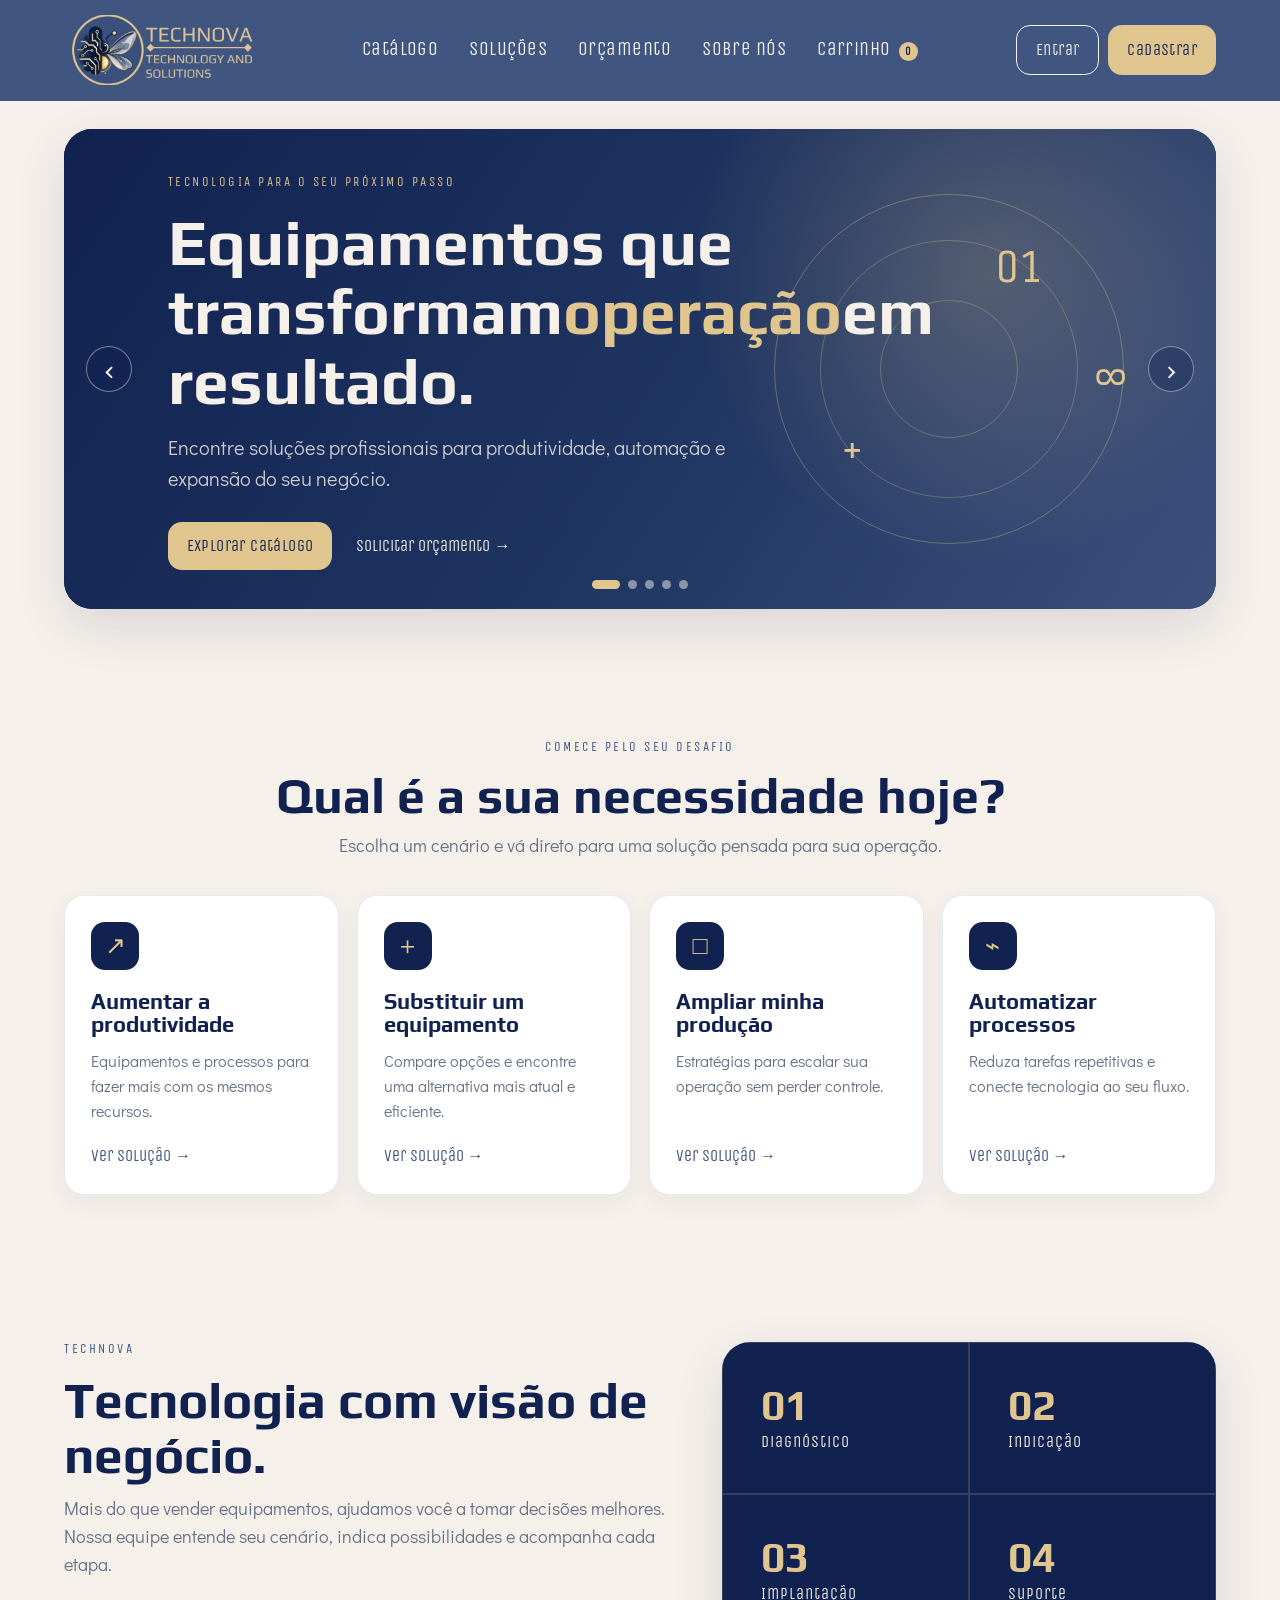
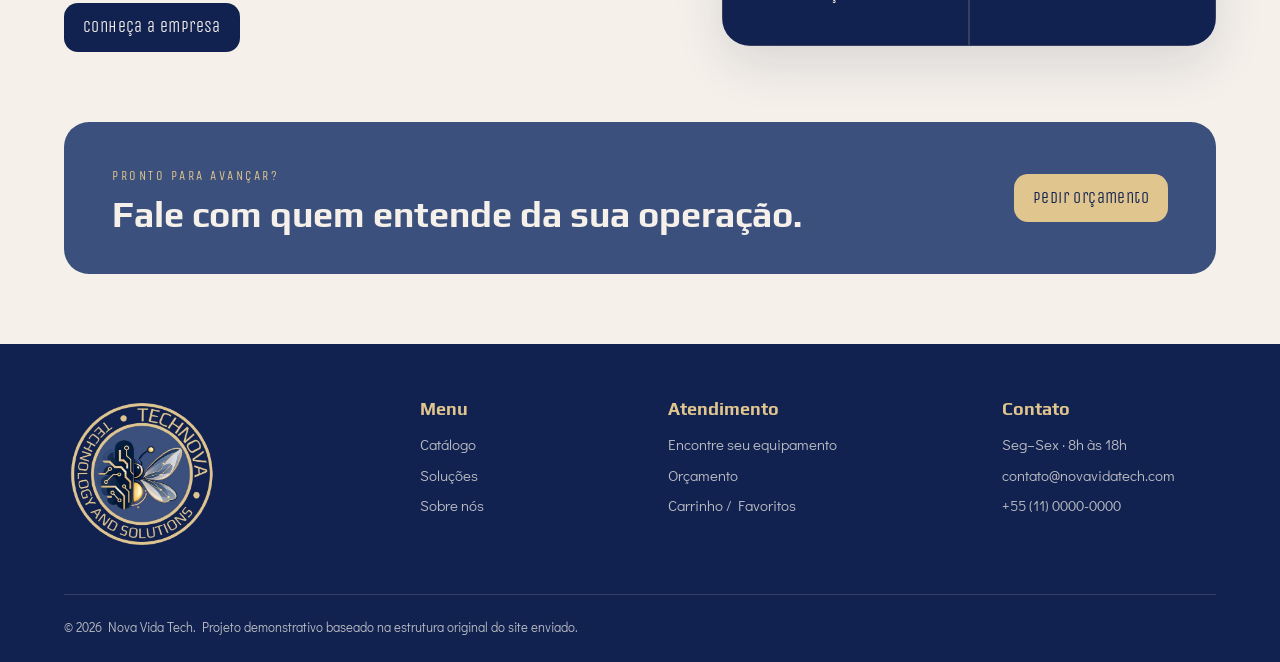
<file: TechNova- Projeto/HTML e CSS/index.html>
<!DOCTYPE html>

<html lang="pt-BR">
  <head>
    <meta charset="UTF-8">
    <meta name="viewport" content="width=device-width, initial-scale=1.0">
    <meta name="description" content="TechNova — equipamentos, tecnologia e soluções para melhorar sua operação.">
    <title>TechNova | Tecnologia & Equipamentos</title>
    <link rel="preconnect" href="https://fonts.googleapis.com">
    <link rel="preconnect" href="https://fonts.gstatic.com" crossorigin>
    <link href="https://fonts.googleapis.com/css2?family=Didact+Gothic&family=Play:wght@400;700&family=Unica+One&display=swap" rel="stylesheet">
    <link rel="stylesheet" href="css/styles.css">
  </head>
  <body>
    <!-- 1. CABEÇALHO E MENU PRINCIPAL -->
    <header class="site-header">
      <a class="brand" href="index.html" aria-label="TechNova - início"><img class="brand-logo" src="Imagens/logooficial.png" alt="TechNova - Technology and Solutions"></a>
      <button class="menu-toggle" aria-label="Abrir menu">☰</button>
      <nav class="main-nav" aria-label="Menu principal"><a href="catalogo.html">Catálogo</a><a href="solucoes.html">Soluções</a><a href="orcamento.html">Orçamento</a><a href="sobre.html">Sobre nós</a><a href="carrinho.html" class="nav-cart">Carrinho <span class="cart-count">0</span></a></nav>
      <div class="header-actions"><a class="btn btn-outline" href="entrar.html">Entrar</a><a class="btn btn-gold" href="cadastrar.html">Cadastrar</a></div>
    </header>
    <!-- 2. CONTEÚDO PRINCIPAL DA PÁGINA INICIAL -->
    <main>
      <!-- 2.1. CARROSSEL / DESTAQUE PRINCIPAL -->
      <section class="hero">
        <div class="carousel" data-carousel>
          <div class="carousel-track">
            <article class="carousel-slide slide-one">
              <div class="slide-content">
                <span class="eyebrow">TECNOLOGIA PARA O SEU PRÓXIMO PASSO</span>
                <h1>Equipamentos que transformam<em>operação</em>em resultado.</h1>
                <p>Encontre soluções profissionais para produtividade, automação e expansão do seu negócio.</p>
                <div class="slide-actions"><a href="catalogo.html" class="btn btn-gold">Explorar catálogo</a><a href="orcamento.html" class="text-link">Solicitar orçamento →</a></div>
              </div>
              <div class="tech-orbit" aria-hidden="true"><span>01</span><span>+</span><span>∞</span></div>
            </article>
            <article class="carousel-slide slide-two">
              <div class="slide-content">
                <span class="eyebrow">ENCONTRE O EQUIPAMENTO CERTO</span>
                <h2>Não sabe por onde começar?</h2>
                <p>Conte o que você precisa e nossa equipe indica a configuração mais adequada para sua operação.</p>
                <div class="slide-actions"><a href="catalogo.html#encontre" class="btn btn-gold">Encontre seu equipamento</a></div>
              </div>
              <div class="diagram" aria-hidden="true">
                <div></div>
                <div></div>
                <div></div>
                <div></div>
              </div>
            </article>
            <article class="carousel-slide slide-three">
              <div class="slide-content">
                <span class="eyebrow">SOLUÇÕES SOB MEDIDA</span>
                <h2>Mais produtividade. Menos complexidade.</h2>
                <p>Do diagnóstico à implantação, conectamos equipamentos, pessoas e processos.</p>
                <div class="slide-actions"><a href="solucoes.html" class="btn btn-gold">Conheça as soluções</a></div>
              </div>
              <div class="network-art" aria-hidden="true"><i></i><i></i><i></i><i></i><i></i></div>
            </article>
            <article class="carousel-slide slide-four">
              <div class="slide-content">
                <span class="eyebrow">NOVIDADE · DIAGNÓSTICO INTELIGENTE</span>
                <h2>Descubra o que sua operação pode melhorar.</h2>
                <p>Responda algumas perguntas e encontre equipamentos e soluções alinhados ao seu desafio.</p>
                <div class="slide-actions"><a href="catalogo.html#encontre" class="btn btn-gold">Começar diagnóstico</a></div>
              </div>
              <div class="novelty-art" aria-hidden="true"><span>?</span><i></i><i></i><i></i></div>
            </article>
            <article class="carousel-slide slide-five">
              <div class="slide-content">
                <span class="eyebrow">NOVIDADE · LINHA 2026</span>
                <h2>Mais tecnologia para acompanhar seu crescimento.</h2>
                <p>Conheça os lançamentos da Nova Vida Tech e salve seus favoritos para comparar depois.</p>
                <div class="slide-actions"><a href="catalogo.html" class="btn btn-gold">Ver novidades</a><a href="carrinho.html" class="text-link">Meus favoritos →</a></div>
              </div>
              <div class="launch-art" aria-hidden="true"><b>2026</b><span>NEW</span></div>
            </article>
          </div>
          <button class="carousel-btn prev" type="button" aria-label="Slide anterior">‹</button>
          <button class="carousel-btn next" type="button" aria-label="Próximo slide">›</button>
          <div class="carousel-dots" role="tablist" aria-label="Slides"><button class="dot active" type="button" aria-label="Slide 1"></button><button class="dot" type="button" aria-label="Slide 2"></button><button class="dot" type="button" aria-label="Slide 3"></button><button class="dot" type="button" aria-label="Slide 4"></button><button class="dot" type="button" aria-label="Slide 5"></button></div>
        </div>
      </section>
      <!-- 2.2. DESAFIOS DO CLIENTE -->
      <section class="problem-section section-wrap">
        <div class="section-heading center">
          <span class="eyebrow dark">COMECE PELO SEU DESAFIO</span>
          <h2>Qual é a sua necessidade hoje?</h2>
          <p>Escolha um cenário e vá direto para uma solução pensada para sua operação.</p>
        </div>
        <div class="problem-grid"><a class="problem-card" href="solucoes.html#produtividade"><span class="problem-icon">↗</span><h3>Aumentar a produtividade</h3><p>Equipamentos e processos para fazer mais com os mesmos recursos.</p><span>Ver solução →</span></a><a class="problem-card" href="solucoes.html#equipamento"><span class="problem-icon">＋</span><h3>Substituir um equipamento</h3><p>Compare opções e encontre uma alternativa mais atual e eficiente.</p><span>Ver solução →</span></a><a class="problem-card" href="solucoes.html#expansao"><span class="problem-icon">□</span><h3>Ampliar minha produção</h3><p>Estratégias para escalar sua operação sem perder controle.</p><span>Ver solução →</span></a><a class="problem-card" href="solucoes.html#automacao"><span class="problem-icon">⌁</span><h3>Automatizar processos</h3><p>Reduza tarefas repetitivas e conecte tecnologia ao seu fluxo.</p><span>Ver solução →</span></a></div>
      </section>
      <!-- 2.3. APRESENTAÇÃO DA EMPRESA E ETAPAS -->
      <section class="highlight section-wrap">
        <div class="highlight-copy">
          <span class="eyebrow dark">TECHNOVA</span>
          <h2>Tecnologia com visão de negócio.</h2>
          <p>Mais do que vender equipamentos, ajudamos você a tomar decisões melhores. Nossa equipe entende seu cenário, indica possibilidades e acompanha cada etapa.</p>
          <a class="btn btn-navy" href="sobre.html">Conheça a empresa</a>
        </div>
        <div class="stats-card">
          <div><strong>01</strong><span>Diagnóstico</span></div>
          <div><strong>02</strong><span>Indicação</span></div>
          <div><strong>03</strong><span>Implantação</span></div>
          <div><strong>04</strong><span>Suporte</span></div>
        </div>
      </section>
      <!-- 2.4. CHAMADA PARA ORÇAMENTO -->
      <section class="cta section-wrap">
        <div>
          <span class="eyebrow">PRONTO PARA AVANÇAR?</span>
          <h2>Fale com quem entende da sua operação.</h2>
        </div>
        <a href="orcamento.html" class="btn btn-gold">Pedir orçamento</a>
      </section>
    </main>
    <!-- 3. RODAPÉ -->
    <footer class="footer">
      <div class="footer-brand">
        <img class="brand-logo1" src="Imagens/logorodape.png" alt="TechNova - Technology and Solutions"></a>
      </div>
      <div>
        <h3>Menu</h3>
        <a href="catalogo.html">Catálogo</a>
        <a href="solucoes.html">Soluções</a>
        <a href="sobre.html">Sobre nós</a>
      </div>
      <div>
        <h3>Atendimento</h3>
        <a href="catalogo.html#encontre">Encontre seu equipamento</a>
        <a href="orcamento.html">Orçamento</a>
        <a href="carrinho.html">Carrinho / Favoritos</a>
      </div>
      <div>
        <h3>Contato</h3>
        <p>Seg–Sex · 8h às 18h</p>
        <p>contato@novavidatech.com</p>
        <p>+55 (11) 0000-0000</p>
      </div>
      <div class="footer-bottom">© 2026 Nova Vida Tech. Projeto demonstrativo baseado na estrutura original do site enviado.</div>
    </footer>
    <!-- 4. JAVASCRIPT -->
    <script src="js/main.js">
    </script>
  </body>
</html>
</file>
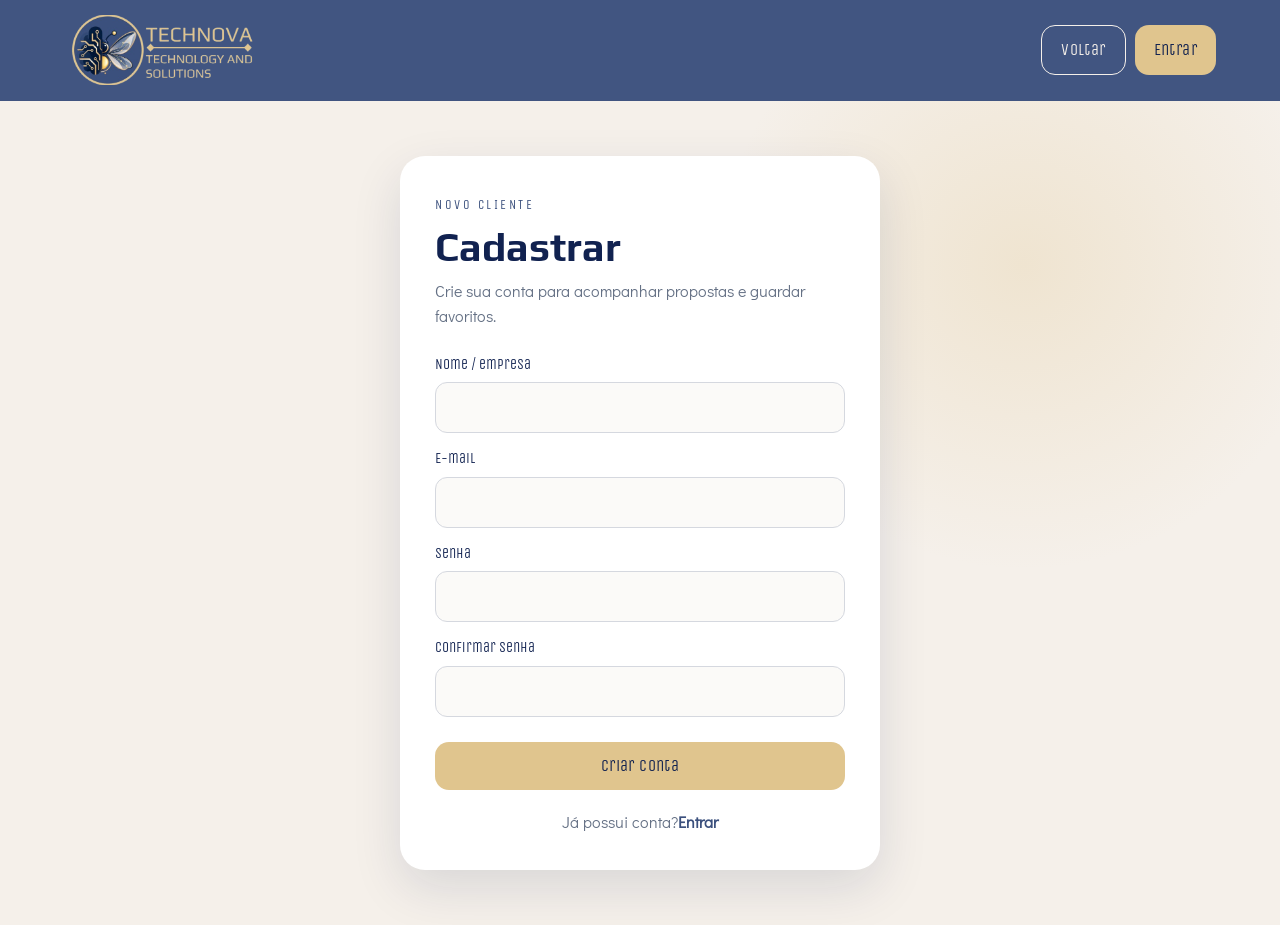
<file: TechNova- Projeto/HTML e CSS/cadastrar.html>
<!DOCTYPE html>
<html lang="pt-BR">
  <!-- 1. CONFIGURAÇÕES E RECURSOS DA PÁGINA -->
  <head>
    <meta charset="UTF-8">
    <meta name="viewport" content="width=device-width,initial-scale=1">
    <title>Cadastrar | Nova Vida Tech</title>
    <link rel="preconnect" href="https://fonts.googleapis.com">
    <link rel="preconnect" href="https://fonts.gstatic.com" crossorigin>
    <link href="https://fonts.googleapis.com/css2?family=Didact+Gothic&family=Play:wght@400;700&family=Unica+One&display=swap" rel="stylesheet">
    <link rel="stylesheet" href="css/styles.css">
  </head>
  <body>
    <!-- 2. CABEÇALHO E MENU PRINCIPAL -->
    <header class="site-header">
      <a class="brand" href="index.html"><img class="brand-logo" src="Imagens/logooficial.png" alt="TechNova - Technology and Solutions"></a>
      <div class="header-actions" style="margin-left:auto"><a class="btn btn-outline" href="index.html">Voltar</a><a class="btn btn-gold" href="entrar.html">Entrar</a></div>
    </header>
    <!-- 4. CONTEÚDO PRINCIPAL -->
    <main class="auth-wrap">
      <!-- 4.1. FORMULÁRIO E DADOS -->
      <form class="auth-card" onsubmit="event.preventDefault(); document.querySelector('.fake-submit').click()">
        <span class="eyebrow dark">NOVO CLIENTE</span>
        <h1>Cadastrar</h1>
        <p>Crie sua conta para acompanhar propostas e guardar favoritos.</p>
        <div class="field"><label>Nome / empresa</label><input required></div>
        <div class="field"><label>E-mail</label><input type="email" required></div>
        <div class="field"><label>Senha</label><input type="password" minlength="6" required></div>
        <div class="field"><label>Confirmar senha</label><input type="password" minlength="6" required></div>
        <button class="btn btn-gold fake-submit" style="width:100%;margin-top:10px">Criar conta</button>
        <div class="auth-footer">Já possui conta?<a href="entrar.html">Entrar</a></div>
      </form>
    </main>
    <!-- 6. JAVASCRIPT -->
    <script src="js/main.js">
    </script>
  </body>
</html>
</file>
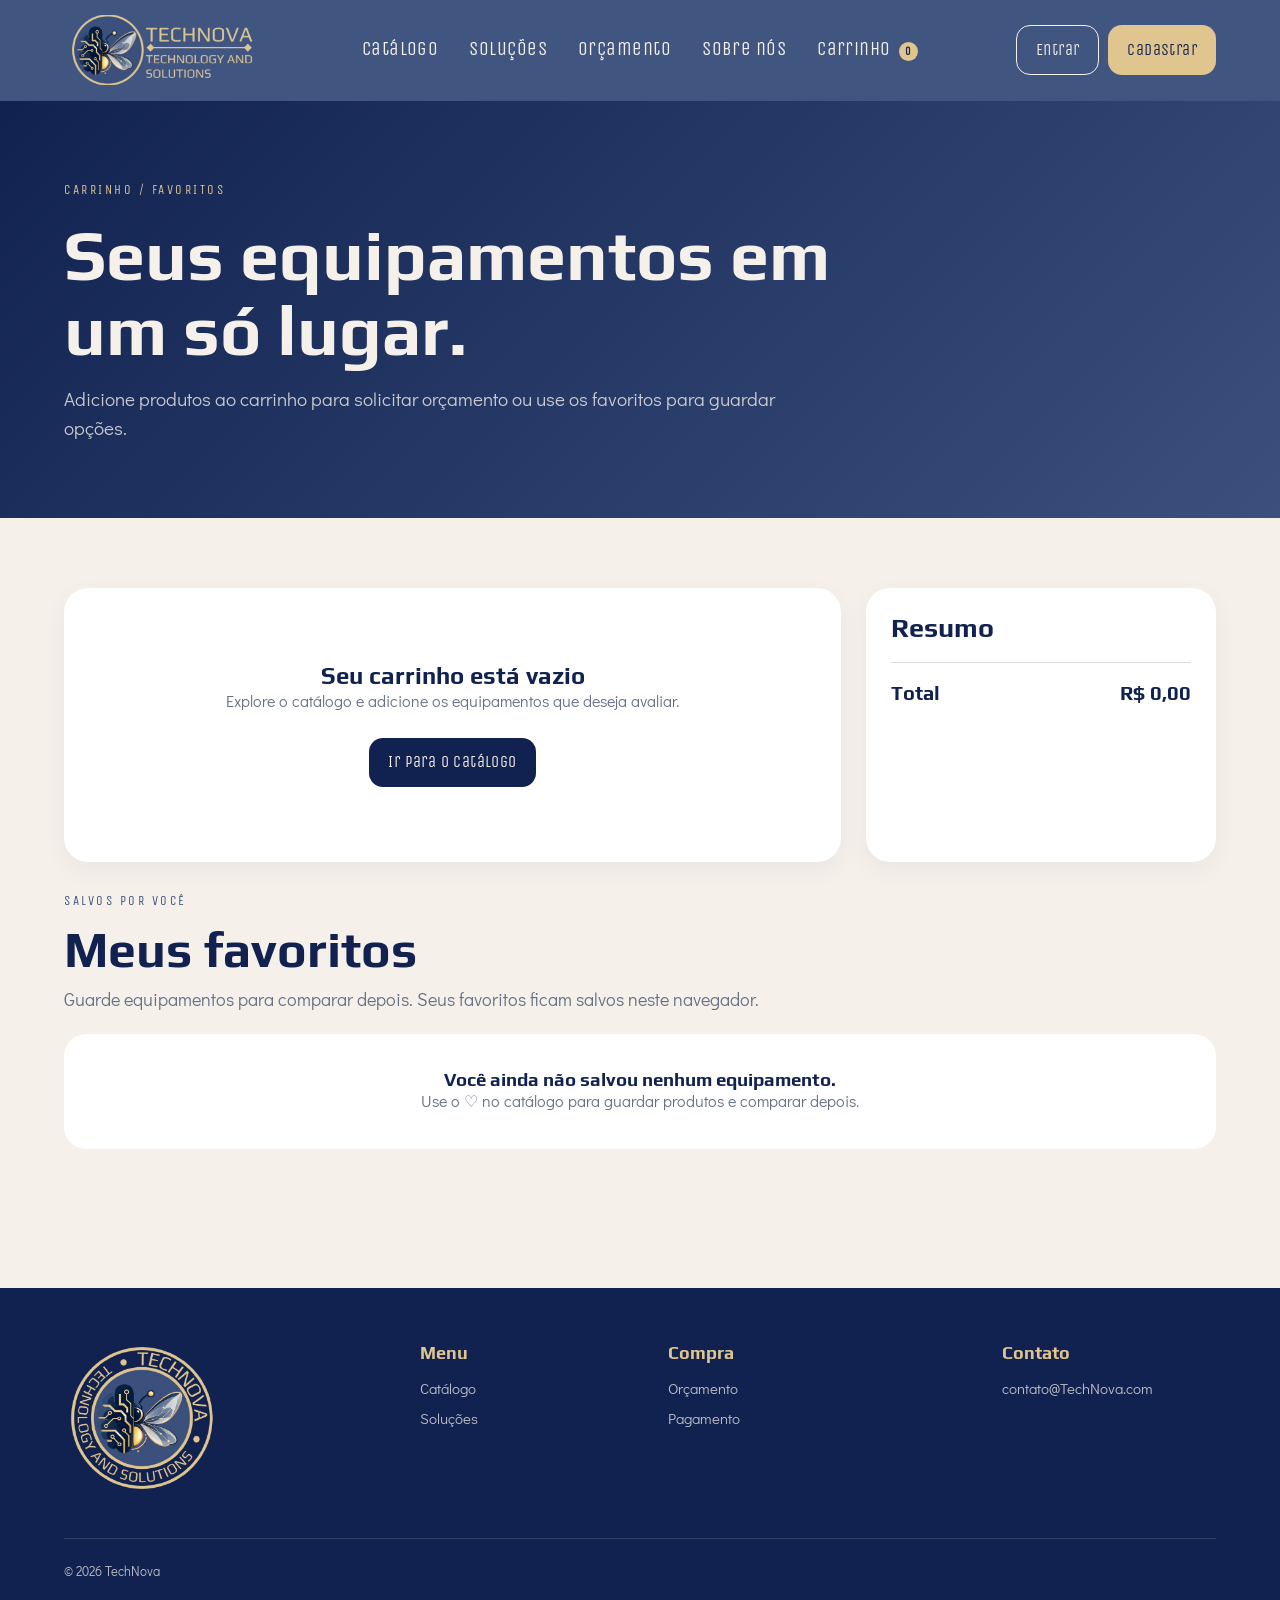
<file: TechNova- Projeto/HTML e CSS/carrinho.html>
<!DOCTYPE html>
<html lang="pt-BR">
  <!-- 1. CONFIGURAÇÕES E RECURSOS DA PÁGINA -->
  <head>
    <meta charset="UTF-8">
    <meta name="viewport" content="width=device-width,initial-scale=1">
    <title>Carrinho | Nova Vida Tech</title>
    <link rel="preconnect" href="https://fonts.googleapis.com">
    <link rel="preconnect" href="https://fonts.gstatic.com" crossorigin>
    <link href="https://fonts.googleapis.com/css2?family=Didact+Gothic&family=Play:wght@400;700&family=Unica+One&display=swap" rel="stylesheet">
    <link rel="stylesheet" href="css/styles.css">
  </head>
  <body>
    <!-- 2. CABEÇALHO E MENU PRINCIPAL -->
    <header class="site-header">
      <a class="brand" href="index.html"><img class="brand-logo" src="Imagens/logooficial.png" alt="TechNova - Technology and Solutions"></a>
      <button class="menu-toggle">☰</button>
      <nav class="main-nav" aria-label="Menu principal"><a href="catalogo.html">Catálogo</a><a href="solucoes.html">Soluções</a><a href="orcamento.html">Orçamento</a><a href="sobre.html">Sobre nós</a><a href="carrinho.html" class="nav-cart">Carrinho <span class="cart-count">0</span></a></nav>
      <div class="header-actions"><a class="btn btn-outline" href="entrar.html">Entrar</a><a class="btn btn-gold" href="cadastrar.html">Cadastrar</a></div>
    </header>
    <!-- 3. TÍTULO E APRESENTAÇÃO DA PÁGINA -->
    <section class="page-hero">
      <span class="eyebrow">CARRINHO / FAVORITOS</span>
      <h1>Seus equipamentos em um só lugar.</h1>
      <p>Adicione produtos ao carrinho para solicitar orçamento ou use os favoritos para guardar opções.</p>
    </section>
    <!-- 4. CONTEÚDO PRINCIPAL -->
    <main class="section-wrap">
      <div class="cart-layout">
        <section class="cart-list"></section>
        <aside class="summary"></aside>
      </div>
      <!-- 4.2. FAVORITOS -->
      <section class="favorites-section" style="margin-top:25px">
        <div class="section-heading">
          <span class="eyebrow dark">SALVOS POR VOCÊ</span>
          <h2>Meus favoritos</h2>
          <p>Guarde equipamentos para comparar depois. Seus favoritos ficam salvos neste navegador.</p>
        </div>
        <div class="favorites-grid" id="favorites-list"></div>
        <a class="btn btn-outline" href="catalogo.html" style="margin-top:18px">Explorar catálogo</a>
      </section>
    </main>
    <!-- 5. RODAPÉ -->
    <footer class="footer">
      <div class="footer-brand">
        <img class="brand-logo1" src="Imagens/logorodape.png" alt="TechNova - Technology and Solutions"></a>
      </div>
      <div>
        <h3>Menu</h3>
        <a href="catalogo.html">Catálogo</a>
        <a href="solucoes.html">Soluções</a>
      </div>
      <div>
        <h3>Compra</h3>
        <a href="orcamento.html">Orçamento</a>
        <a href="pagamento.html">Pagamento</a>
      </div>
      <div>
        <h3>Contato</h3>
        <p>contato@TechNova.com</p>
      </div>
      <div class="footer-bottom">© 2026 TechNova</div>
    </footer>
    <!-- 6. JAVASCRIPT -->
    <script src="js/main.js">
    </script>
  </body>
</html>
</file>
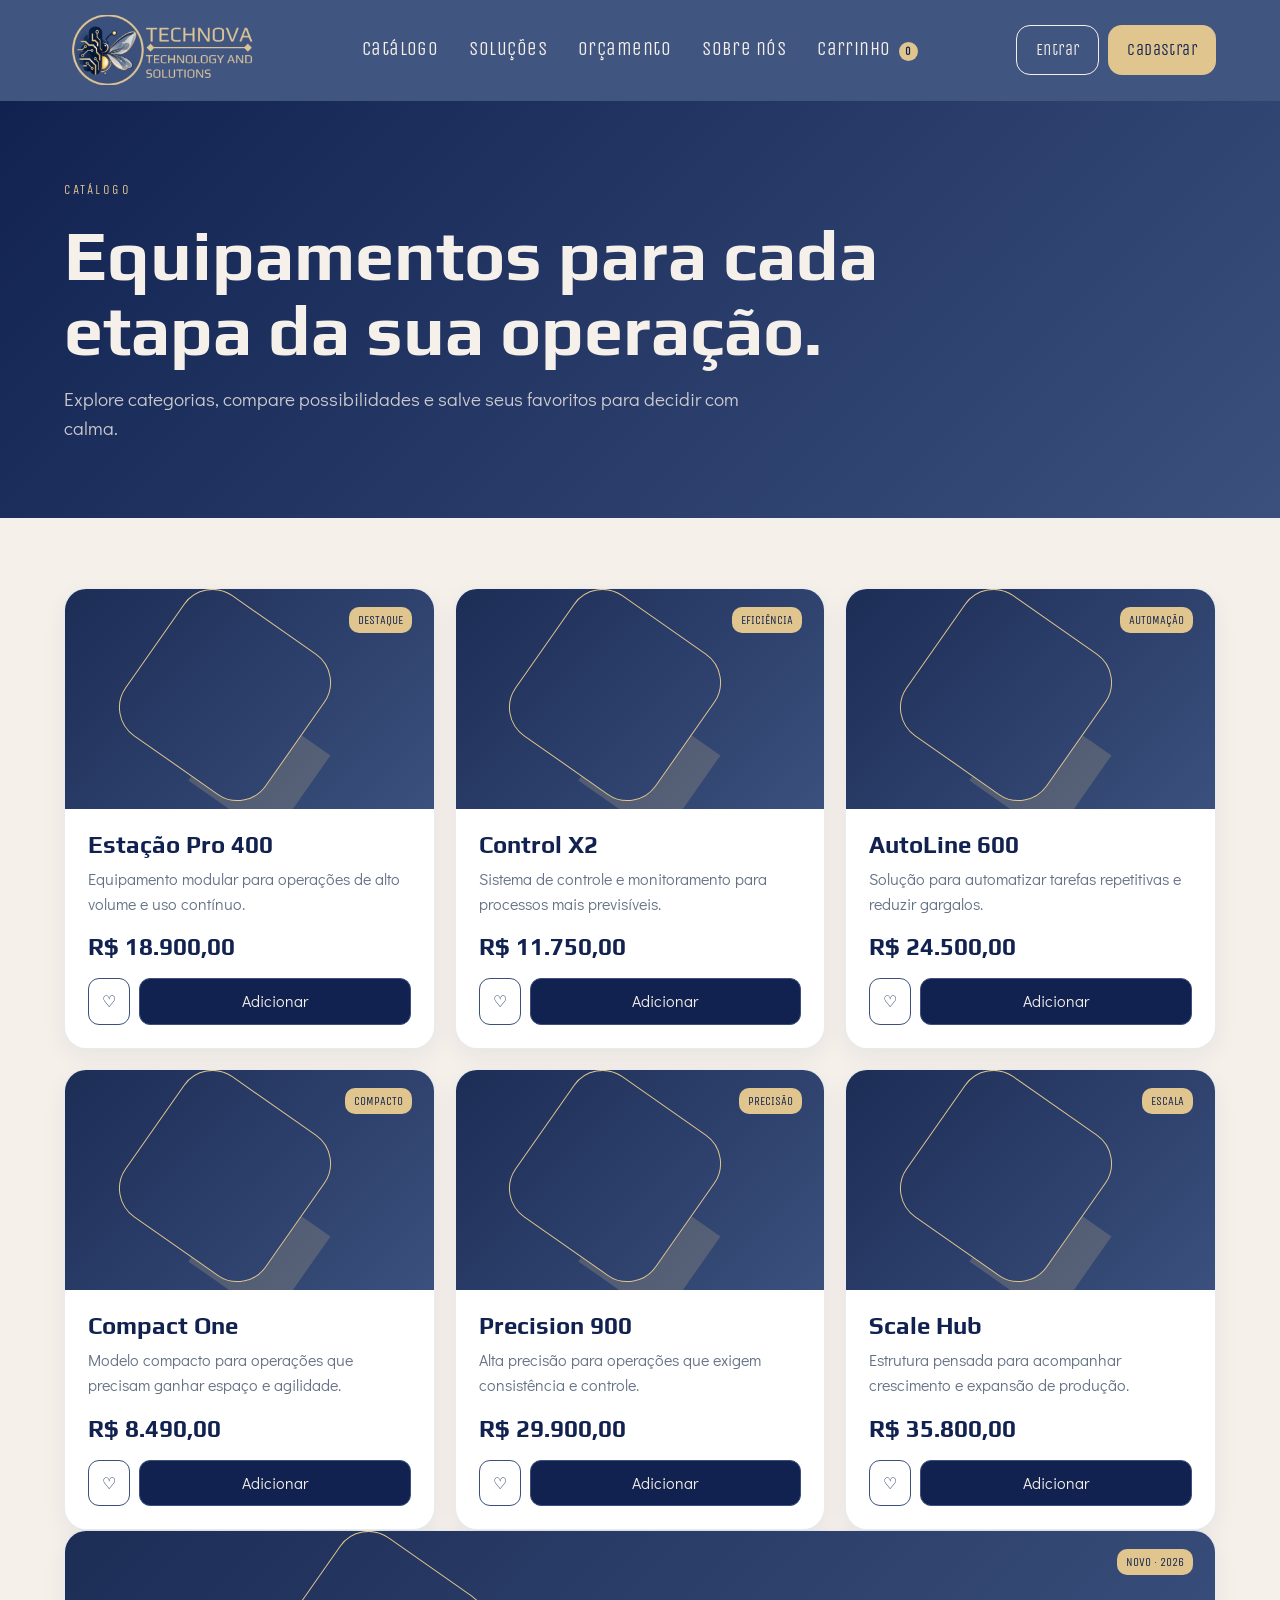
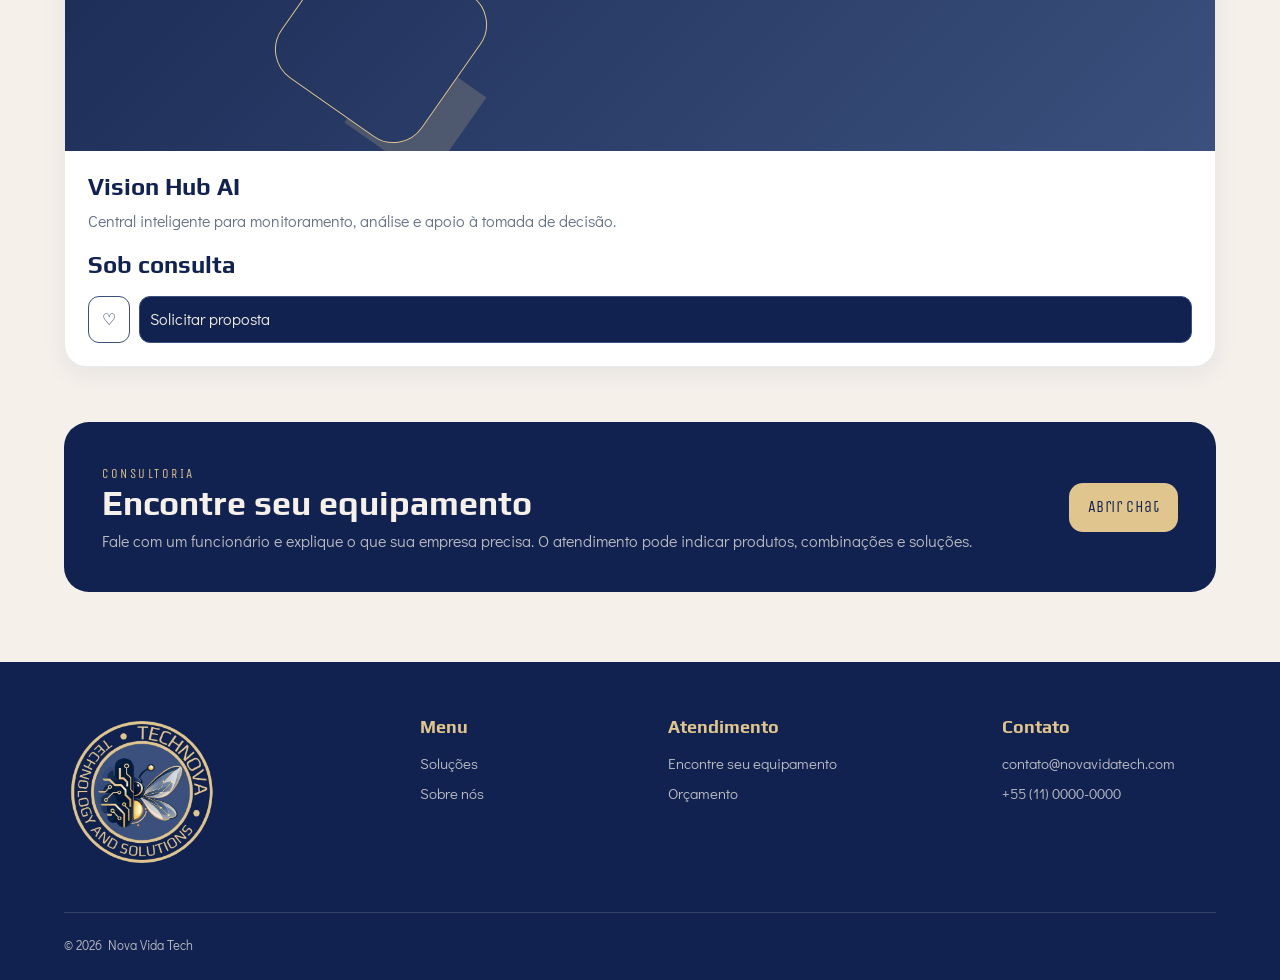
<file: TechNova- Projeto/HTML e CSS/catalogo.html>
<!DOCTYPE html>
<html lang="pt-BR">
  <!-- 1. CONFIGURAÇÕES E RECURSOS DA PÁGINA -->
  <head>
    <meta charset="UTF-8">
    <meta name="viewport" content="width=device-width,initial-scale=1">
    <title>Catálogo | Nova Vida Tech</title>
    <link rel="preconnect" href="https://fonts.googleapis.com">
    <link rel="preconnect" href="https://fonts.gstatic.com" crossorigin>
    <link href="https://fonts.googleapis.com/css2?family=Didact+Gothic&family=Play:wght@400;700&family=Unica+One&display=swap" rel="stylesheet">
    <link rel="stylesheet" href="css/styles.css">
  </head>
  <body>
    <!-- 2. CABEÇALHO E MENU PRINCIPAL -->
    <header class="site-header">
      <a class="brand" href="index.html"><img class="brand-logo" src="Imagens/logooficial.png" alt="TechNova - Technology and Solutions"></a>
      <button class="menu-toggle">☰</button>
      <nav class="main-nav" aria-label="Menu principal"><a href="catalogo.html">Catálogo</a><a href="solucoes.html">Soluções</a><a href="orcamento.html">Orçamento</a><a href="sobre.html">Sobre nós</a><a href="carrinho.html" class="nav-cart">Carrinho <span class="cart-count">0</span></a></nav>
      <div class="header-actions"><a class="btn btn-outline" href="entrar.html">Entrar</a><a class="btn btn-gold" href="cadastrar.html">Cadastrar</a></div>
    </header>
    <!-- 3. TÍTULO E APRESENTAÇÃO DA PÁGINA -->
    <section class="page-hero">
      <span class="eyebrow">CATÁLOGO</span>
      <h1>Equipamentos para cada etapa da sua operação.</h1>
      <p>Explore categorias, compare possibilidades e salve seus favoritos para decidir com calma.</p>
    </section>
    <!-- 4. CONTEÚDO PRINCIPAL -->
    <main class="section-wrap">
      <!-- 4.1. CATÁLOGO DE PRODUTOS -->
      <div class="catalog-grid">
        <div class="product-card">
          <div class="product-visual"><span>DESTAQUE</span></div>
          <div class="product-info">
            <h3>Estação Pro 400</h3>
            <p>Equipamento modular para operações de alto volume e uso contínuo.</p>
            <div class="price">R$ 18.900,00</div>
            <div class="product-actions"><button class="small-btn favorite" type="button" aria-label="Adicionar aos favoritos" data-product='{"id":"p1","name":"Estação Pro 400","desc":"Equipamento modular de alto volume","price":18900,"code":"P400"}'>♡</button><button class="small-btn primary add-cart" data-product='{"id":"p1","name":"Estação Pro 400","desc":"Equipamento modular de alto volume","price":18900,"code":"P400"}'>Adicionar</button></div>
          </div>
        </div>
        <div class="product-card">
          <div class="product-visual"><span>EFICIÊNCIA</span></div>
          <div class="product-info">
            <h3>Control X2</h3>
            <p>Sistema de controle e monitoramento para processos mais previsíveis.</p>
            <div class="price">R$ 11.750,00</div>
            <div class="product-actions"><button class="small-btn favorite" type="button" aria-label="Adicionar aos favoritos" data-product='{"id":"p2","name":"Control X2","desc":"Controle e monitoramento de processos","price":11750,"code":"X2"}'>♡</button><button class="small-btn primary add-cart" data-product='{"id":"p2","name":"Control X2","desc":"Controle e monitoramento de processos","price":11750,"code":"X2"}'>Adicionar</button></div>
          </div>
        </div>
        <div class="product-card">
          <div class="product-visual"><span>AUTOMAÇÃO</span></div>
          <div class="product-info">
            <h3>AutoLine 600</h3>
            <p>Solução para automatizar tarefas repetitivas e reduzir gargalos.</p>
            <div class="price">R$ 24.500,00</div>
            <div class="product-actions"><button class="small-btn favorite" type="button" aria-label="Adicionar aos favoritos" data-product='{"id":"p3","name":"AutoLine 600","desc":"Automação de tarefas repetitivas","price":24500,"code":"A6"}'>♡</button><button class="small-btn primary add-cart" data-product='{"id":"p3","name":"AutoLine 600","desc":"Automação de tarefas repetitivas","price":24500,"code":"A6"}'>Adicionar</button></div>
          </div>
        </div>
        <div class="product-card">
          <div class="product-visual"><span>COMPACTO</span></div>
          <div class="product-info">
            <h3>Compact One</h3>
            <p>Modelo compacto para operações que precisam ganhar espaço e agilidade.</p>
            <div class="price">R$ 8.490,00</div>
            <div class="product-actions"><button class="small-btn favorite" type="button" aria-label="Adicionar aos favoritos" data-product='{"id":"p4","name":"Compact One","desc":"Equipamento compacto e ágil","price":8490,"code":"C1"}'>♡</button><button class="small-btn primary add-cart" data-product='{"id":"p4","name":"Compact One","desc":"Equipamento compacto e ágil","price":8490,"code":"C1"}'>Adicionar</button></div>
          </div>
        </div>
        <div class="product-card">
          <div class="product-visual"><span>PRECISÃO</span></div>
          <div class="product-info">
            <h3>Precision 900</h3>
            <p>Alta precisão para operações que exigem consistência e controle.</p>
            <div class="price">R$ 29.900,00</div>
            <div class="product-actions"><button class="small-btn favorite" type="button" aria-label="Adicionar aos favoritos" data-product='{"id":"p5","name":"Precision 900","desc":"Alta precisão e consistência","price":29900,"code":"P9"}'>♡</button><button class="small-btn primary add-cart" data-product='{"id":"p5","name":"Precision 900","desc":"Alta precisão e consistência","price":29900,"code":"P9"}'>Adicionar</button></div>
          </div>
        </div>
        <div class="product-card">
          <div class="product-visual"><span>ESCALA</span></div>
          <div class="product-info">
            <h3>Scale Hub</h3>
            <p>Estrutura pensada para acompanhar crescimento e expansão de produção.</p>
            <div class="price">R$ 35.800,00</div>
            <div class="product-actions"><button class="small-btn favorite" type="button" aria-label="Adicionar aos favoritos" data-product='{"id":"p6","name":"Scale Hub","desc":"Estrutura para expansão da produção","price":35800,"code":"SH"}'>♡</button><button class="small-btn primary add-cart" data-product='{"id":"p6","name":"Scale Hub","desc":"Estrutura para expansão da produção","price":35800,"code":"SH"}'>Adicionar</button></div>
          </div>
        </div>
      </div>
      <div class="product-card novelty-card">
        <div class="product-visual"><span>NOVO · 2026</span></div>
        <div class="product-info">
          <h3>Vision Hub AI</h3>
          <p>Central inteligente para monitoramento, análise e apoio à tomada de decisão.</p>
          <div class="price">Sob consulta</div>
          <div class="product-actions"><button class="small-btn favorite" type="button" aria-label="Adicionar aos favoritos" data-product='{"id":"p7","name":"Vision Hub AI","desc":"Central inteligente de monitoramento e análise","price":0,"code":"VH"}'>♡</button><a class="small-btn primary" href="orcamento.html">Solicitar proposta</a></div>
        </div>
      </div>
      <div class="find-box" id="encontre">
        <div>
          <span class="eyebrow">CONSULTORIA</span>
          <h2>Encontre seu equipamento</h2>
          <p>Fale com um funcionário e explique o que sua empresa precisa. O atendimento pode indicar produtos, combinações e soluções.</p>
        </div>
        <button class="btn btn-gold open-chat">Abrir chat</button>
      </div>
    </main>
    <div class="chat">
      <div class="chat-head"><strong>Especialista Nova Vida</strong><button class="close-chat">×</button></div>
      <div class="chat-body">
        <div class="bubble bot">Olá! 👋 Me conte o que você precisa melhorar na sua operação.</div>
      </div>
      <!-- 4.1. FORMULÁRIO E DADOS -->
      <form class="chat-form"><input placeholder="Digite sua mensagem..."><button>Enviar</button></form>
    </div>
    <!-- 5. RODAPÉ -->
    <footer class="footer">
      <div class="footer-brand">
        <img class="brand-logo1" src="Imagens/logorodape.png" alt="TechNova - Technology and Solutions"></a>
      </div>
      <div>
        <h3>Menu</h3>
        <a href="solucoes.html">Soluções</a>
        <a href="sobre.html">Sobre nós</a>
      </div>
      <div>
        <h3>Atendimento</h3>
        <a href="#encontre">Encontre seu equipamento</a>
        <a href="orcamento.html">Orçamento</a>
      </div>
      <div>
        <h3>Contato</h3>
        <p>contato@novavidatech.com</p>
        <p>+55 (11) 0000-0000</p>
      </div>
      <div class="footer-bottom">© 2026 Nova Vida Tech</div>
    </footer>
    <!-- 6. JAVASCRIPT -->
    <script src="js/main.js">
    </script>
  </body>
</html>
</file>
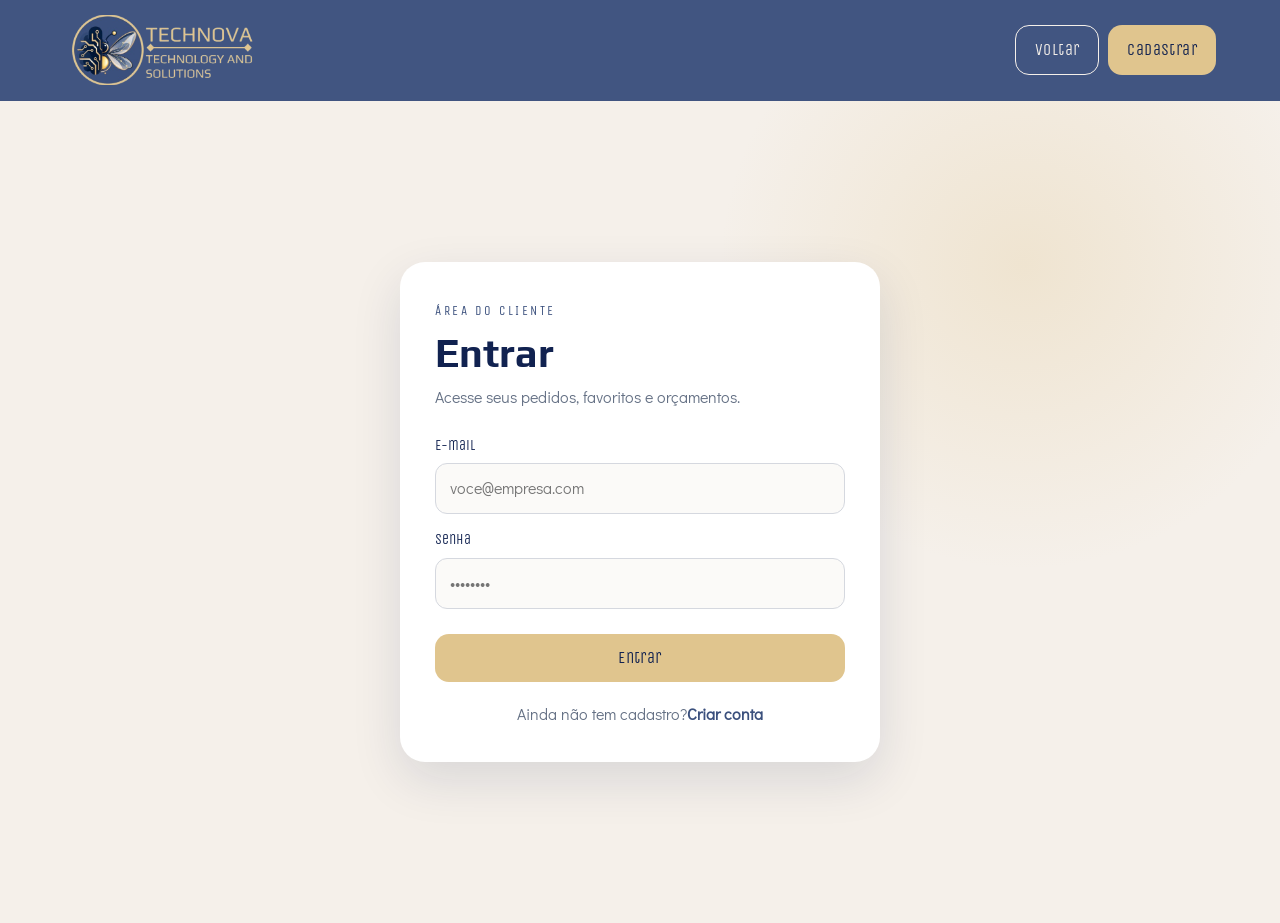
<file: TechNova- Projeto/HTML e CSS/entrar.html>
<!DOCTYPE html>
<html lang="pt-BR">
  <!-- 1. CONFIGURAÇÕES E RECURSOS DA PÁGINA -->
  <head>
    <meta charset="UTF-8">
    <meta name="viewport" content="width=device-width,initial-scale=1">
    <title>Entrar | Nova Vida Tech</title>
    <link rel="preconnect" href="https://fonts.googleapis.com">
    <link rel="preconnect" href="https://fonts.gstatic.com" crossorigin>
    <link href="https://fonts.googleapis.com/css2?family=Didact+Gothic&family=Play:wght@400;700&family=Unica+One&display=swap" rel="stylesheet">
    <link rel="stylesheet" href="css/styles.css">
  </head>
  <body>
    <!-- 2. CABEÇALHO E MENU PRINCIPAL -->
    <header class="site-header">
      <a class="brand" href="index.html"><img class="brand-logo" src="Imagens/logooficial.png" alt="TechNova - Technology and Solutions"></a>
      <div class="header-actions" style="margin-left:auto"><a class="btn btn-outline" href="index.html">Voltar</a><a class="btn btn-gold" href="cadastrar.html">Cadastrar</a></div>
    </header>
    <!-- 4. CONTEÚDO PRINCIPAL -->
    <main class="auth-wrap">
      <!-- 4.1. FORMULÁRIO E DADOS -->
      <form class="auth-card" onsubmit="event.preventDefault(); document.querySelector('.fake-submit').click()">
        <span class="eyebrow dark">ÁREA DO CLIENTE</span>
        <h1>Entrar</h1>
        <p>Acesse seus pedidos, favoritos e orçamentos.</p>
        <div class="field"><label>E-mail</label><input type="email" required placeholder="voce@empresa.com"></div>
        <div class="field"><label>Senha</label><input type="password" required placeholder="••••••••"></div>
        <button class="btn btn-gold fake-submit" style="width:100%;margin-top:10px">Entrar</button>
        <div class="auth-footer">Ainda não tem cadastro?<a href="cadastrar.html">Criar conta</a></div>
      </form>
    </main>
    <!-- 6. JAVASCRIPT -->
    <script src="js/main.js">
    </script>
  </body>
</html>
</file>
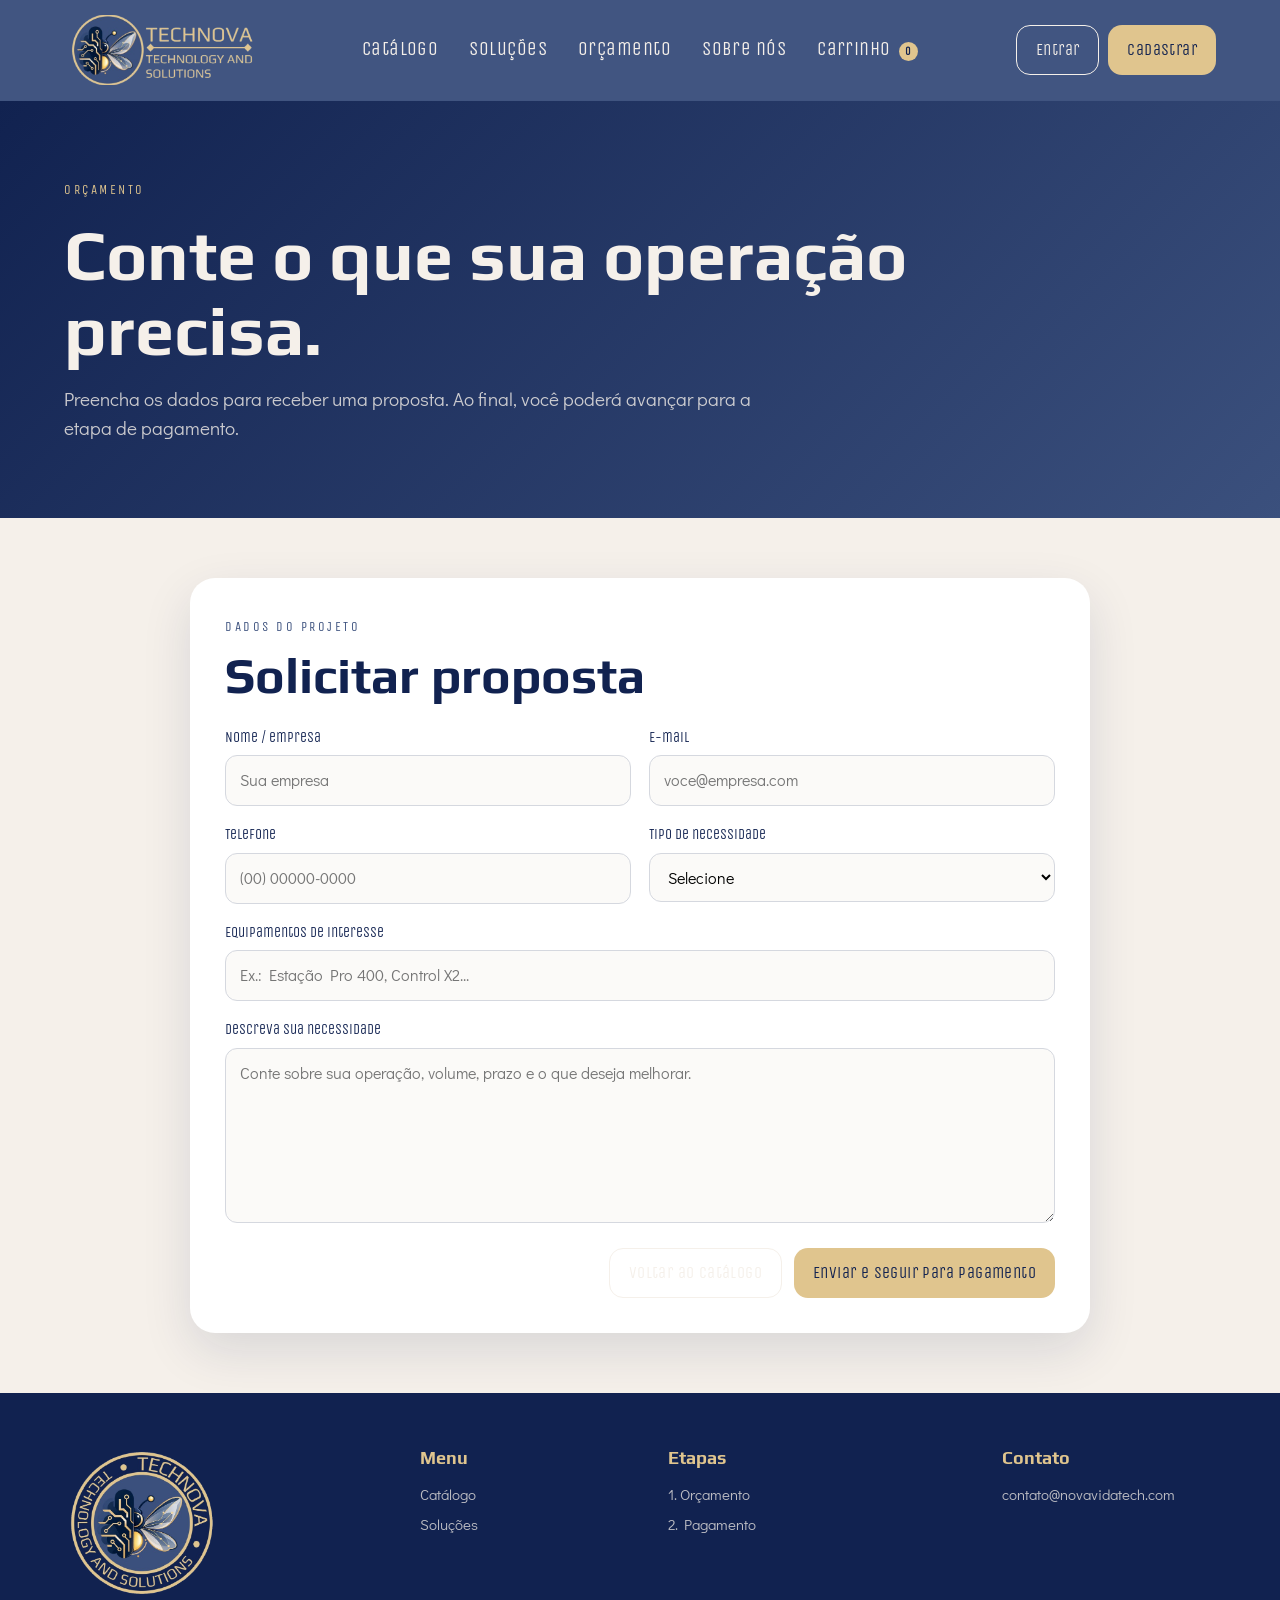
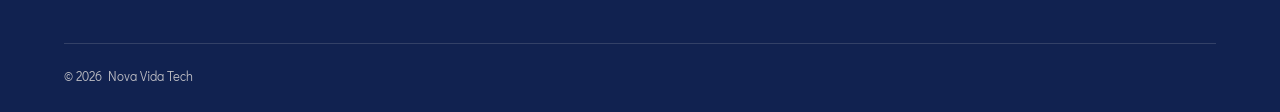
<file: TechNova- Projeto/HTML e CSS/orcamento.html>
<!DOCTYPE html>
<html lang="pt-BR">
  <!-- 1. CONFIGURAÇÕES E RECURSOS DA PÁGINA -->
  <head>
    <meta charset="UTF-8">
    <meta name="viewport" content="width=device-width,initial-scale=1">
    <title>Orçamento | Nova Vida Tech</title>
    <link rel="preconnect" href="https://fonts.googleapis.com">
    <link rel="preconnect" href="https://fonts.gstatic.com" crossorigin>
    <link href="https://fonts.googleapis.com/css2?family=Didact+Gothic&family=Play:wght@400;700&family=Unica+One&display=swap" rel="stylesheet">
    <link rel="stylesheet" href="css/styles.css">
  </head>
  <body>
    <!-- 2. CABEÇALHO E MENU PRINCIPAL -->
    <header class="site-header">
      <a class="brand" href="index.html"><img class="brand-logo" src="Imagens/logooficial.png" alt="TechNova - Technology and Solutions"></a>
      <button class="menu-toggle">☰</button>
      <nav class="main-nav" aria-label="Menu principal"><a href="catalogo.html">Catálogo</a><a href="solucoes.html">Soluções</a><a href="orcamento.html">Orçamento</a><a href="sobre.html">Sobre nós</a><a href="carrinho.html" class="nav-cart">Carrinho <span class="cart-count">0</span></a></nav>
      <div class="header-actions"><a class="btn btn-outline" href="entrar.html">Entrar</a><a class="btn btn-gold" href="cadastrar.html">Cadastrar</a></div>
    </header>
    <!-- 3. TÍTULO E APRESENTAÇÃO DA PÁGINA -->
    <section class="page-hero">
      <span class="eyebrow">ORÇAMENTO</span>
      <h1>Conte o que sua operação precisa.</h1>
      <p>Preencha os dados para receber uma proposta. Ao final, você poderá avançar para a etapa de pagamento.</p>
    </section>
    <!-- 4.1. FORMULÁRIO E DADOS -->
    <form class="form-card" id="budget-form">
      <div class="section-heading">
        <span class="eyebrow dark">DADOS DO PROJETO</span>
        <h2>Solicitar proposta</h2>
      </div>
      <div class="form-grid" style="margin-top:25px">
        <div class="field"><label>Nome / empresa</label><input required placeholder="Sua empresa"></div>
        <div class="field"><label>E-mail</label><input type="email" required placeholder="voce@empresa.com"></div>
        <div class="field"><label>Telefone</label><input placeholder="(00) 00000-0000"></div>
        <div class="field"><label>Tipo de necessidade</label><select required><option value="">Selecione</option><option>Aumentar produtividade</option><option>Substituir equipamento</option><option>Ampliar produção</option><option>Automatizar processo</option><option>Outro</option></select></div>
        <div class="field full"><label>Equipamentos de interesse</label><input placeholder="Ex.: Estação Pro 400, Control X2..."></div>
        <div class="field full"><label>Descreva sua necessidade</label><textarea rows="6" required placeholder="Conte sobre sua operação, volume, prazo e o que deseja melhorar."></textarea></div>
      </div>
      <div class="form-actions"><a class="btn btn-outline" href="catalogo.html">Voltar ao catálogo</a><button class="btn btn-gold" type="submit">Enviar e seguir para pagamento</button></div>
    </form>
    <!-- 5. RODAPÉ -->
    <footer class="footer">
      <div class="footer-brand">
        <img class="brand-logo1" src="Imagens/logorodape.png" alt="TechNova - Technology and Solutions"></a>
      </div>
      <div>
        <h3>Menu</h3>
        <a href="catalogo.html">Catálogo</a>
        <a href="solucoes.html">Soluções</a>
      </div>
      <div>
        <h3>Etapas</h3>
        <a href="#">1. Orçamento</a>
        <a href="pagamento.html">2. Pagamento</a>
      </div>
      <div>
        <h3>Contato</h3>
        <p>contato@novavidatech.com</p>
      </div>
      <div class="footer-bottom">© 2026 Nova Vida Tech</div>
    </footer>
    <!-- 6. JAVASCRIPT -->
    <script src="js/main.js">
    </script>
  </body>
</html>
</file>
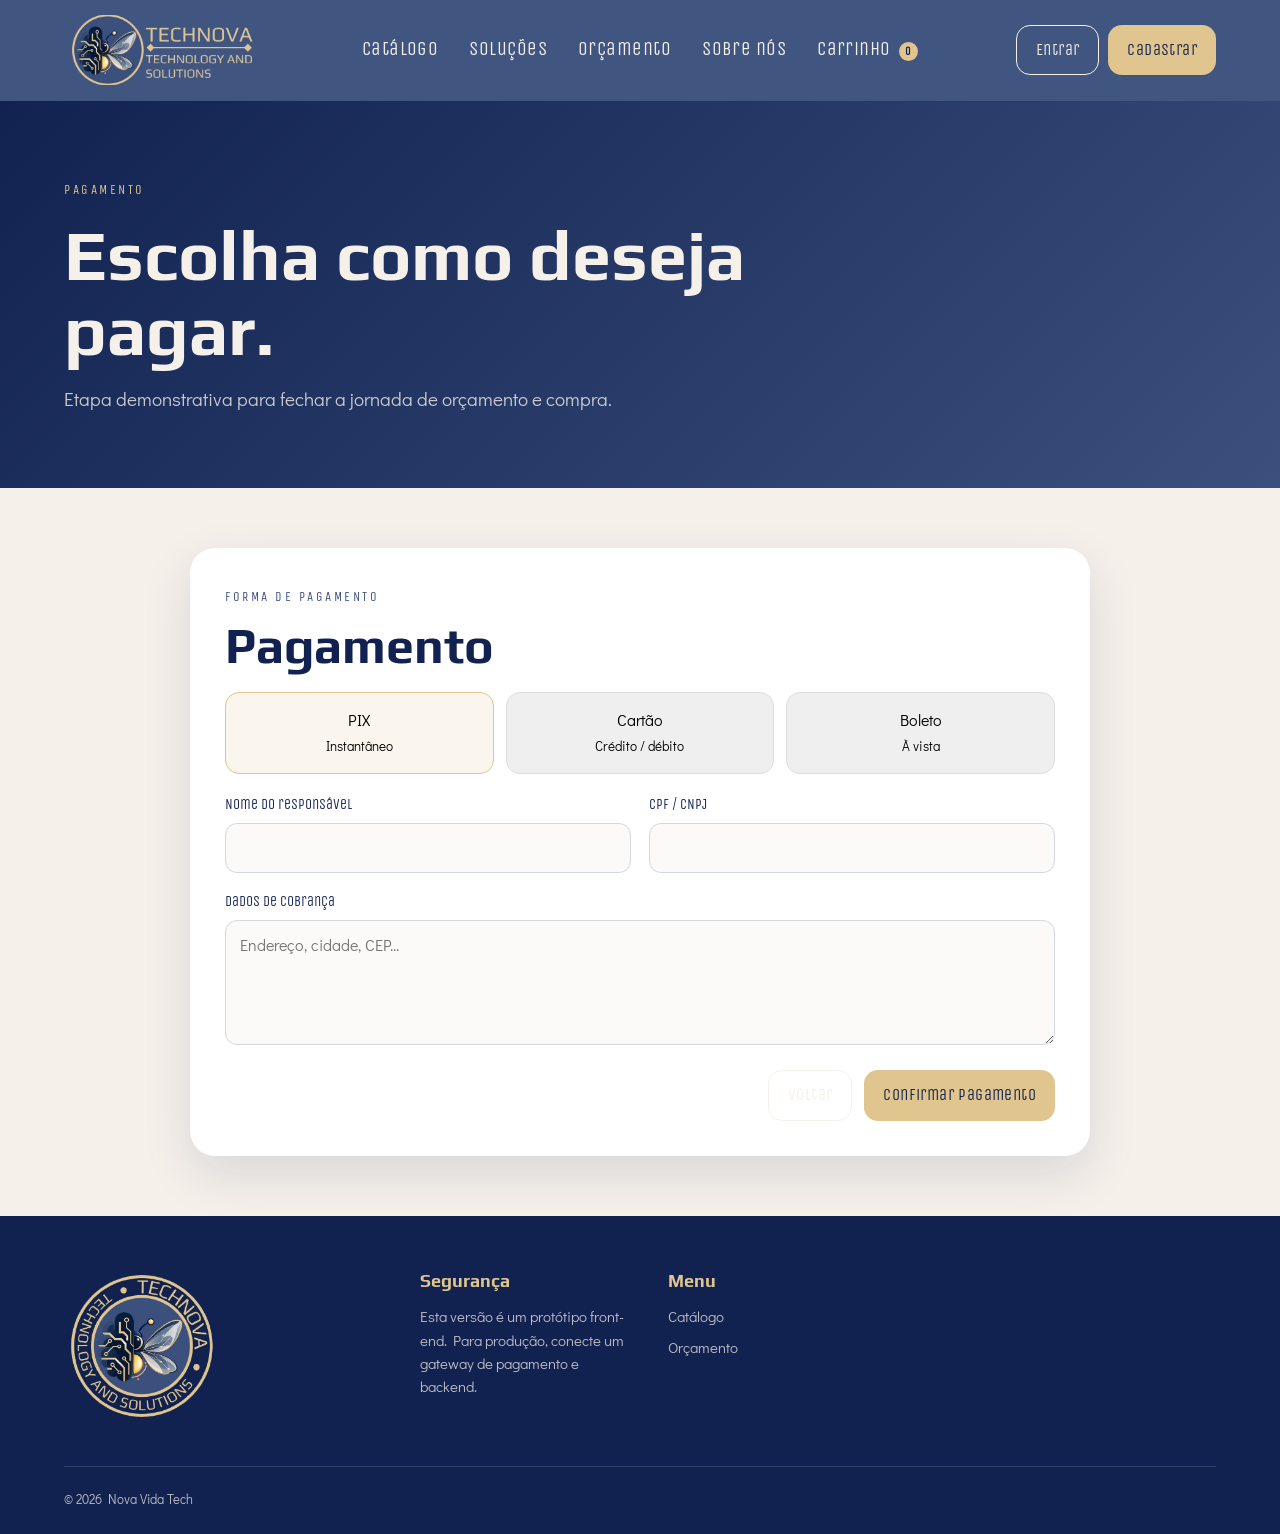
<file: TechNova- Projeto/HTML e CSS/pagamento.html>
<!DOCTYPE html>
<html lang="pt-BR">
  <!-- 1. CONFIGURAÇÕES E RECURSOS DA PÁGINA -->
  <head>
    <meta charset="UTF-8">
    <meta name="viewport" content="width=device-width,initial-scale=1">
    <title>Pagamento | Nova Vida Tech</title>
    <link rel="preconnect" href="https://fonts.googleapis.com">
    <link rel="preconnect" href="https://fonts.gstatic.com" crossorigin>
    <link href="https://fonts.googleapis.com/css2?family=Didact+Gothic&family=Play:wght@400;700&family=Unica+One&display=swap" rel="stylesheet">
    <link rel="stylesheet" href="css/styles.css">
  </head>
  <body>
    <!-- 2. CABEÇALHO E MENU PRINCIPAL -->
    <header class="site-header">
      <a class="brand" href="index.html"><img class="brand-logo" src="Imagens/logooficial.png" alt="TechNova - Technology and Solutions"></a>
      <button class="menu-toggle">☰</button>
      <nav class="main-nav" aria-label="Menu principal"><a href="catalogo.html">Catálogo</a><a href="solucoes.html">Soluções</a><a href="orcamento.html">Orçamento</a><a href="sobre.html">Sobre nós</a><a href="carrinho.html" class="nav-cart">Carrinho <span class="cart-count">0</span></a></nav>
      <div class="header-actions"><a class="btn btn-outline" href="entrar.html">Entrar</a><a class="btn btn-gold" href="cadastrar.html">Cadastrar</a></div>
    </header>
    <!-- 3. TÍTULO E APRESENTAÇÃO DA PÁGINA -->
    <section class="page-hero">
      <span class="eyebrow">PAGAMENTO</span>
      <h1>Escolha como deseja pagar.</h1>
      <p>Etapa demonstrativa para fechar a jornada de orçamento e compra.</p>
    </section>
    <!-- 4.1. FORMULÁRIO E DADOS -->
    <form class="form-card" id="payment-form">
      <div class="section-heading">
        <span class="eyebrow dark">FORMA DE PAGAMENTO</span>
        <h2>Pagamento</h2>
      </div>
      <div class="payment-options"><button type="button" class="payment-option active" data-method="pix">PIX<br><small>Instantâneo</small></button><button type="button" class="payment-option" data-method="card">Cartão<br><small>Crédito / débito</small></button><button type="button" class="payment-option" data-method="boleto">Boleto<br><small>À vista</small></button></div>
      <input type="hidden" id="payment-method" value="pix">
      <div class="form-grid">
        <div class="field"><label>Nome do responsável</label><input required></div>
        <div class="field"><label>CPF / CNPJ</label><input required></div>
        <div class="field full"><label>Dados de cobrança</label><textarea rows="4" required placeholder="Endereço, cidade, CEP..."></textarea></div>
      </div>
      <div class="form-actions"><a class="btn btn-outline" href="orcamento.html">Voltar</a><button class="btn btn-gold" type="submit">Confirmar pagamento</button></div>
      <div id="payment-result"></div>
    </form>
    <!-- 5. RODAPÉ -->
    <footer class="footer">
      <div class="footer-brand">
        <img class="brand-logo1" src="Imagens/logorodape.png" alt="TechNova - Technology and Solutions"></a>
      </div>
      <div>
        <h3>Segurança</h3>
        <p>Esta versão é um protótipo front-end. Para produção, conecte um gateway de pagamento e backend.</p>
      </div>
      <div>
        <h3>Menu</h3>
        <a href="catalogo.html">Catálogo</a>
        <a href="orcamento.html">Orçamento</a>
      </div>
      <div class="footer-bottom">© 2026 Nova Vida Tech</div>
    </footer>
    <!-- 6. JAVASCRIPT -->
    <script src="js/main.js">
    </script>
  </body>
</html>
</file>
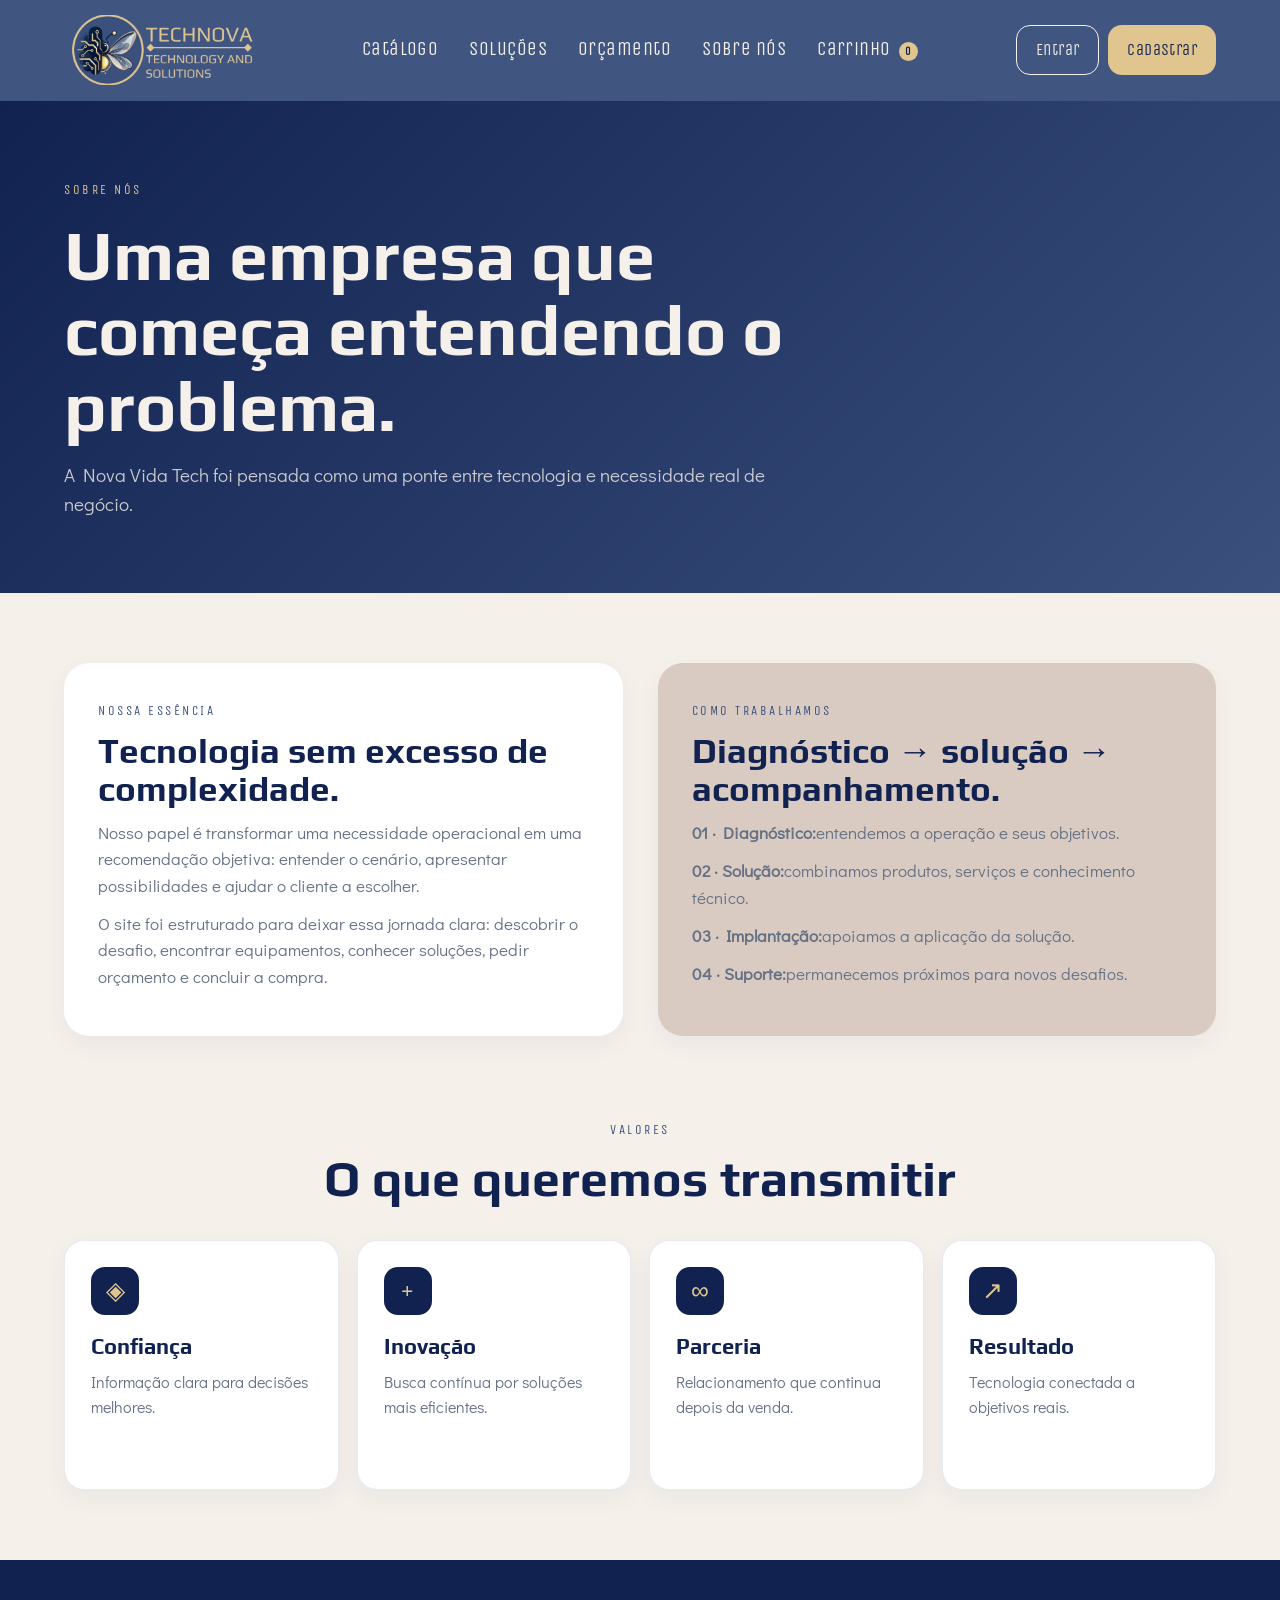
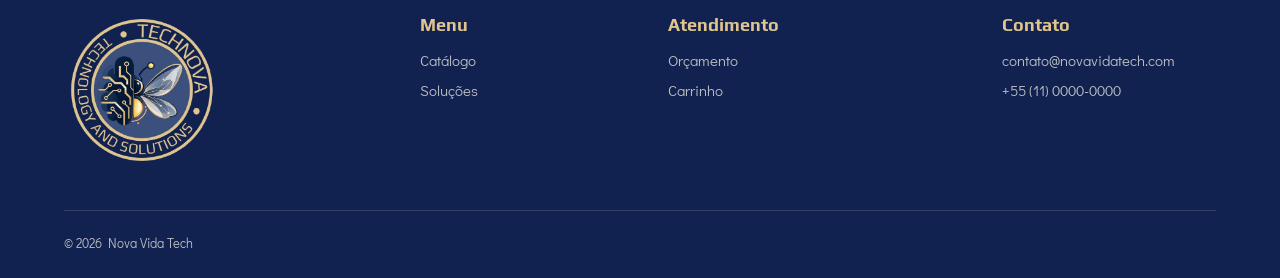
<file: TechNova- Projeto/HTML e CSS/sobre.html>
<!DOCTYPE html>
<html lang="pt-BR">
  <!-- 1. CONFIGURAÇÕES E RECURSOS DA PÁGINA -->
  <head>
    <meta charset="UTF-8">
    <meta name="viewport" content="width=device-width,initial-scale=1">
    <title>Sobre nós | TechNova</title>
    <link rel="preconnect" href="https://fonts.googleapis.com">
    <link rel="preconnect" href="https://fonts.gstatic.com" crossorigin>
    <link href="https://fonts.googleapis.com/css2?family=Didact+Gothic&family=Play:wght@400;700&family=Unica+One&display=swap" rel="stylesheet">
    <link rel="stylesheet" href="css/styles.css">
  </head>
  <body>
    <!-- 2. CABEÇALHO E MENU PRINCIPAL -->
    <header class="site-header">
      <a class="brand" href="index.html"><img class="brand-logo" src="Imagens/logooficial.png" alt="TechNova - Technology and Solutions"></a>
      <button class="menu-toggle">☰</button>
      <nav class="main-nav" aria-label="Menu principal"><a href="catalogo.html">Catálogo</a><a href="solucoes.html">Soluções</a><a href="orcamento.html">Orçamento</a><a href="sobre.html">Sobre nós</a><a href="carrinho.html" class="nav-cart">Carrinho <span class="cart-count">0</span></a></nav>
      <div class="header-actions"><a class="btn btn-outline" href="entrar.html">Entrar</a><a class="btn btn-gold" href="cadastrar.html">Cadastrar</a></div>
    </header>
    <!-- 3. TÍTULO E APRESENTAÇÃO DA PÁGINA -->
    <section class="page-hero">
      <span class="eyebrow">SOBRE NÓS</span>
      <h1>Uma empresa que começa entendendo o problema.</h1>
      <p>A Nova Vida Tech foi pensada como uma ponte entre tecnologia e necessidade real de negócio.</p>
    </section>
    <!-- 4. CONTEÚDO PRINCIPAL -->
    <main class="section-wrap">
      <!-- 4.1. APRESENTAÇÃO E VALORES -->
      <div class="about-grid">
        <article class="about-card">
          <span class="eyebrow dark">NOSSA ESSÊNCIA</span>
          <h2>Tecnologia sem excesso de complexidade.</h2>
          <p>Nosso papel é transformar uma necessidade operacional em uma recomendação objetiva: entender o cenário, apresentar possibilidades e ajudar o cliente a escolher.</p>
          <p>O site foi estruturado para deixar essa jornada clara: descobrir o desafio, encontrar equipamentos, conhecer soluções, pedir orçamento e concluir a compra.</p>
        </article>
        <article class="about-card quote">
          <span class="eyebrow dark">COMO TRABALHAMOS</span>
          <h2>Diagnóstico → solução → acompanhamento.</h2>
          <p><strong>01 · Diagnóstico:</strong>entendemos a operação e seus objetivos.</p>
          <p><strong>02 · Solução:</strong>combinamos produtos, serviços e conhecimento técnico.</p>
          <p><strong>03 · Implantação:</strong>apoiamos a aplicação da solução.</p>
          <p><strong>04 · Suporte:</strong>permanecemos próximos para novos desafios.</p>
        </article>
      </div>
      <div class="section-heading center" style="margin-top:80px">
        <span class="eyebrow dark">VALORES</span>
        <h2>O que queremos transmitir</h2>
      </div>
      <div class="problem-grid">
        <div class="problem-card">
          <span class="problem-icon">◈</span>
          <h3>Confiança</h3>
          <p>Informação clara para decisões melhores.</p>
        </div>
        <div class="problem-card">
          <span class="problem-icon">+</span>
          <h3>Inovação</h3>
          <p>Busca contínua por soluções mais eficientes.</p>
        </div>
        <div class="problem-card">
          <span class="problem-icon">∞</span>
          <h3>Parceria</h3>
          <p>Relacionamento que continua depois da venda.</p>
        </div>
        <div class="problem-card">
          <span class="problem-icon">↗</span>
          <h3>Resultado</h3>
          <p>Tecnologia conectada a objetivos reais.</p>
        </div>
      </div>
    </main>
    <!-- 5. RODAPÉ -->
    <footer class="footer">
      <div class="footer-brand">
        <img class="brand-logo1" src="Imagens/logorodape.png" alt="TechNova - Technology and Solutions"></a>
      </div>
      <div>
        <h3>Menu</h3>
        <a href="catalogo.html">Catálogo</a>
        <a href="solucoes.html">Soluções</a>
      </div>
      <div>
        <h3>Atendimento</h3>
        <a href="orcamento.html">Orçamento</a>
        <a href="carrinho.html">Carrinho</a>
      </div>
      <div>
        <h3>Contato</h3>
        <p>contato@novavidatech.com</p>
        <p>+55 (11) 0000-0000</p>
      </div>
      <div class="footer-bottom">© 2026 Nova Vida Tech</div>
    </footer>
    <!-- 6. JAVASCRIPT -->
    <script src="js/main.js">
    </script>
  </body>
</html>
</file>
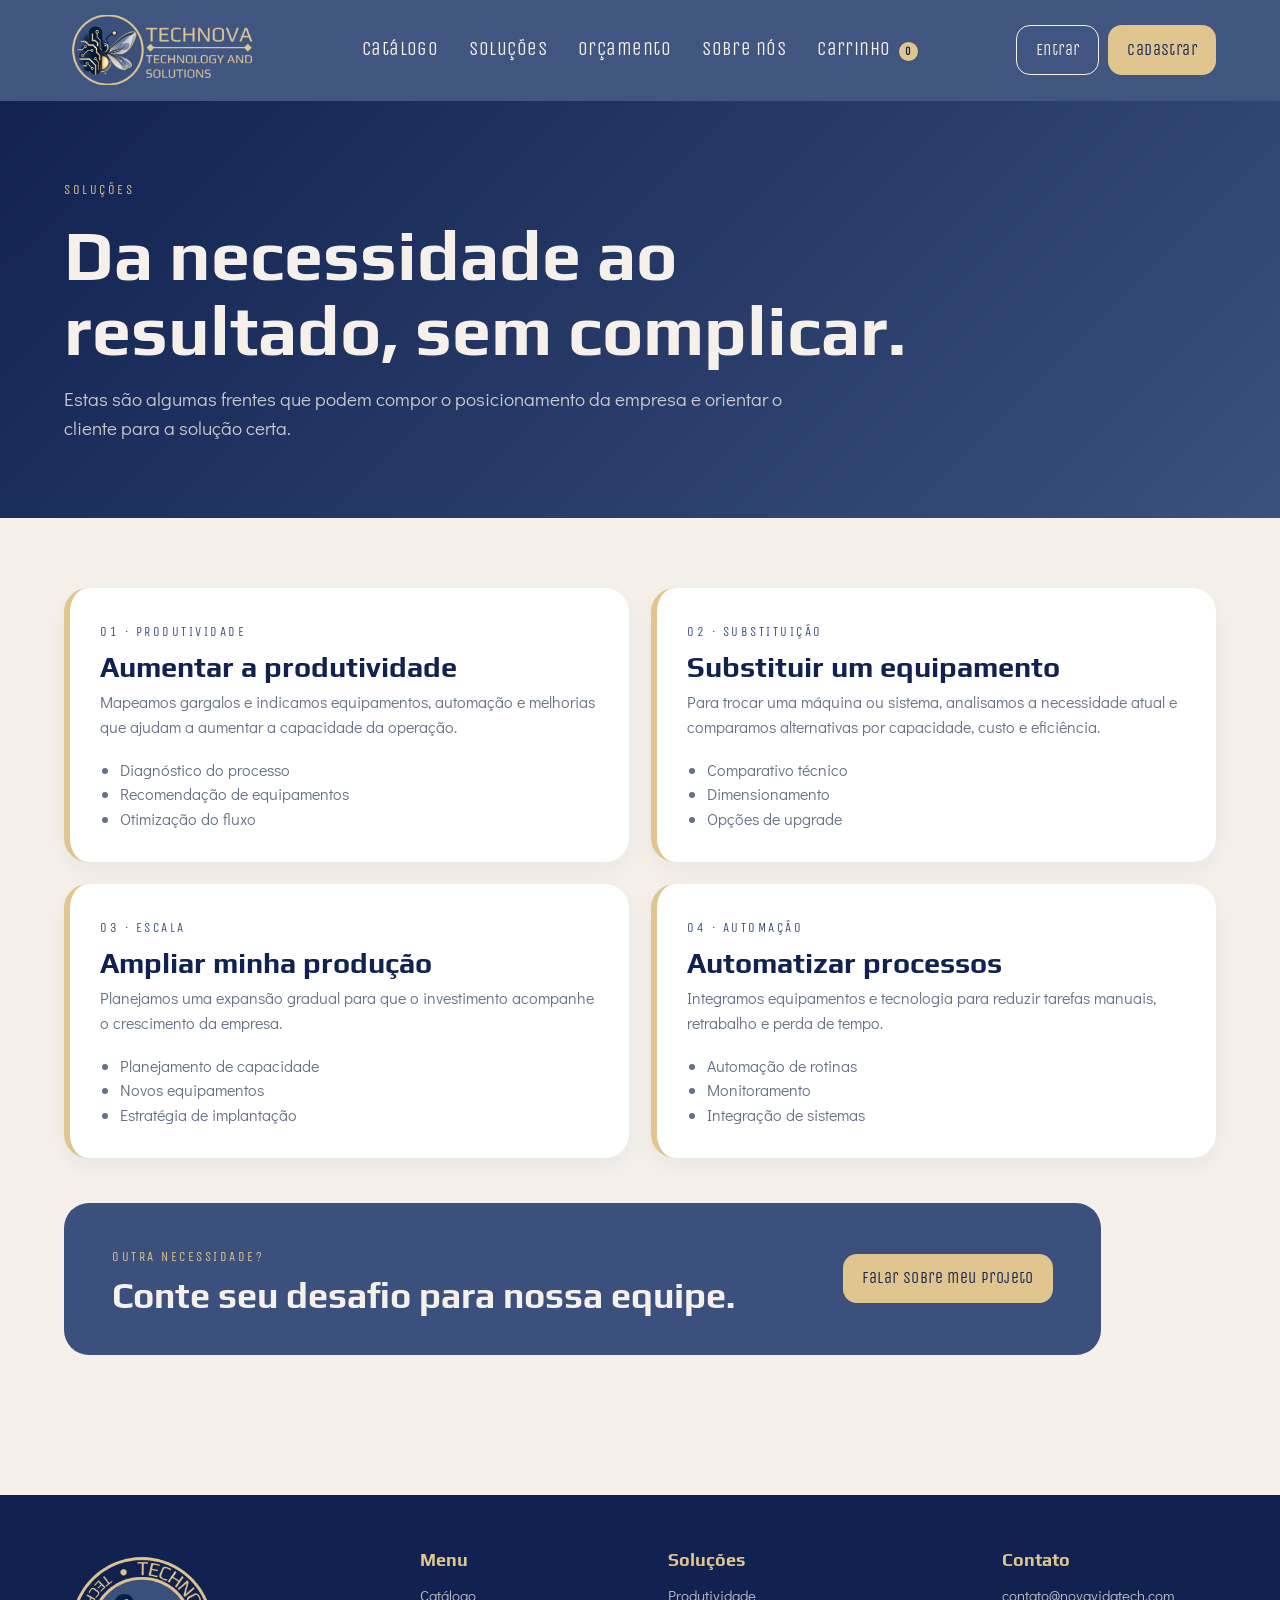
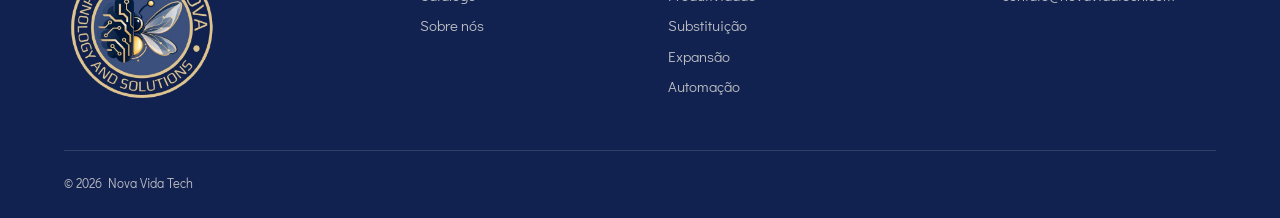
<file: TechNova- Projeto/HTML e CSS/solucoes.html>
<!DOCTYPE html>
<html lang="pt-BR">
  <!-- 1. CONFIGURAÇÕES E RECURSOS DA PÁGINA -->
  <head>
    <meta charset="UTF-8">
    <meta name="viewport" content="width=device-width,initial-scale=1">
    <title>Soluções | Nova Vida Tech</title>
    <link rel="preconnect" href="https://fonts.googleapis.com">
    <link rel="preconnect" href="https://fonts.gstatic.com" crossorigin>
    <link href="https://fonts.googleapis.com/css2?family=Didact+Gothic&family=Play:wght@400;700&family=Unica+One&display=swap" rel="stylesheet">
    <link rel="stylesheet" href="css/styles.css">
  </head>
  <body>
    <!-- 2. CABEÇALHO E MENU PRINCIPAL -->
    <header class="site-header">
      <a class="brand" href="index.html"><img class="brand-logo" src="Imagens/logooficial.png" alt="TechNova - Technology and Solutions"></a>
      <button class="menu-toggle">☰</button>
      <nav class="main-nav" aria-label="Menu principal"><a href="catalogo.html">Catálogo</a><a href="solucoes.html">Soluções</a><a href="orcamento.html">Orçamento</a><a href="sobre.html">Sobre nós</a><a href="carrinho.html" class="nav-cart">Carrinho <span class="cart-count">0</span></a></nav>
      <div class="header-actions"><a class="btn btn-outline" href="entrar.html">Entrar</a><a class="btn btn-gold" href="cadastrar.html">Cadastrar</a></div>
    </header>
    <!-- 3. TÍTULO E APRESENTAÇÃO DA PÁGINA -->
    <section class="page-hero">
      <span class="eyebrow">SOLUÇÕES</span>
      <h1>Da necessidade ao resultado, sem complicar.</h1>
      <p>Estas são algumas frentes que podem compor o posicionamento da empresa e orientar o cliente para a solução certa.</p>
    </section>
    <!-- 4. CONTEÚDO PRINCIPAL -->
    <main class="section-wrap">
      <!-- 4.1. SOLUÇÕES -->
      <div class="solutions-grid">
        <article class="solution" id="produtividade">
          <span class="eyebrow dark">01 · PRODUTIVIDADE</span>
          <h2>Aumentar a produtividade</h2>
          <p>Mapeamos gargalos e indicamos equipamentos, automação e melhorias que ajudam a aumentar a capacidade da operação.</p>
          <ul>
            <li>Diagnóstico do processo</li>
            <li>Recomendação de equipamentos</li>
            <li>Otimização do fluxo</li>
          </ul>
        </article>
        <article class="solution" id="equipamento">
          <span class="eyebrow dark">02 · SUBSTITUIÇÃO</span>
          <h2>Substituir um equipamento</h2>
          <p>Para trocar uma máquina ou sistema, analisamos a necessidade atual e comparamos alternativas por capacidade, custo e eficiência.</p>
          <ul>
            <li>Comparativo técnico</li>
            <li>Dimensionamento</li>
            <li>Opções de upgrade</li>
          </ul>
        </article>
        <article class="solution" id="expansao">
          <span class="eyebrow dark">03 · ESCALA</span>
          <h2>Ampliar minha produção</h2>
          <p>Planejamos uma expansão gradual para que o investimento acompanhe o crescimento da empresa.</p>
          <ul>
            <li>Planejamento de capacidade</li>
            <li>Novos equipamentos</li>
            <li>Estratégia de implantação</li>
          </ul>
        </article>
        <article class="solution" id="automacao">
          <span class="eyebrow dark">04 · AUTOMAÇÃO</span>
          <h2>Automatizar processos</h2>
          <p>Integramos equipamentos e tecnologia para reduzir tarefas manuais, retrabalho e perda de tempo.</p>
          <ul>
            <li>Automação de rotinas</li>
            <li>Monitoramento</li>
            <li>Integração de sistemas</li>
          </ul>
        </article>
      </div>
      <div class="cta" style="margin-top:45px">
        <div>
          <span class="eyebrow">OUTRA NECESSIDADE?</span>
          <h2>Conte seu desafio para nossa equipe.</h2>
        </div>
        <a class="btn btn-gold" href="orcamento.html">Falar sobre meu projeto</a>
      </div>
    </main>
    <!-- 5. RODAPÉ -->
    <footer class="footer">
      <div class="footer-brand">
        <img class="brand-logo1" src="Imagens/logorodape.png" alt="TechNova - Technology and Solutions"></a>
      </div>
      <div>
        <h3>Menu</h3>
        <a href="catalogo.html">Catálogo</a>
        <a href="sobre.html">Sobre nós</a>
      </div>
      <div>
        <h3>Soluções</h3>
        <a href="#produtividade">Produtividade</a>
        <a href="#equipamento">Substituição</a>
        <a href="#expansao">Expansão</a>
        <a href="#automacao">Automação</a>
      </div>
      <div>
        <h3>Contato</h3>
        <p>contato@novavidatech.com</p>
      </div>
      <div class="footer-bottom">© 2026 Nova Vida Tech</div>
    </footer>
    <!-- 6. JAVASCRIPT -->
    <script src="js/main.js">
    </script>
  </body>
</html>
</file>
<file: TechNova- Projeto/HTML e CSS/css/styles.css>
/* 1. VARIÁVEIS E CONFIGURAÇÕES GERAIS */
:root {
  --cream:#F5F0EA;
  --gold:#E0C58E;
  --navy:#112250;
  --blue:#3B507D;
  --taupe:#D9CBC1;
  --white:#fff;
  --ink:#1c2638;
  --muted:#647084;
  --radius:24px;
  --shadow:0 18px 50px rgba(17,34,80,.12)
}
* {
  box-sizing:border-box;
  margin:0;
  padding:0
}
html {
  scroll-behavior:smooth
}
body {
  font-family:'Didact Gothic',sans-serif;
  background:var(--cream);
  color:var(--ink);
  line-height:1.55;
  overflow-x:hidden
}
a {
  text-decoration:none;
  color:inherit
}
button,input,select,textarea {
  font:inherit
}
button {
  cursor:pointer
}

/* 2. CABEÇALHO, LOGO E MENU */
.site-header {
  position:sticky;
  top:0;
  z-index:1000;
  display:flex;
  align-items:center;
  gap:28px;
  padding:15px 5%;
  background:rgba(59,80,125,.97);
  backdrop-filter:blur(14px);
  border-bottom:1px solid rgba(59,80,125,.13)
}
.brand,.footer-brand {
  display:flex;
  align-items:center;
  gap:11px;
  min-width:max-content
}
.brand-logo {
  display:block;
  width:200px;
  height:70px;
  object-fit:cover;
  object-position:center;
  flex:0 0 auto
}

.brand-logo1 {
  display:block;
  width:150px;
  height:150px;
  object-fit:cover;
  object-position:center;
  flex:0 0 auto
}
.brand strong,.footer-brand strong {
  display:block;
  font-family:'Play',sans-serif;
  letter-spacing:2px;
  font-size:19px;
  color:var(--cream)
}
.brand small,.footer-brand small {
  display:block;
  font-family:'Unica One',sans-serif;
  letter-spacing:1.3px;
  font-size:10px;
  color:var(--gold)
}
.brand-mark {
  display:grid;
  place-items:center;
  width:46px;
  height:46px;
  border-radius:13px;
  background:var(--navy);
  color:var(--gold);
  font-family:'Play',sans-serif;
  font-weight:700;
  border:2px solid var(--gold)
}
.main-nav {
  display:flex;
  align-items:center;
  justify-content:center;
  gap:7px;
  flex:1
}
.main-nav a {
  padding:9px 12px;
  border-radius:12px;
  color:var(--cream);
  font-family:'Unica One',sans-serif;
  font-size:19px;
  letter-spacing:.45px;
  transition:.2s
}
.main-nav a:hover,.main-nav a.active {
  background:var(--gold);
  color:var(--navy)
}
.nav-cart {
  position:relative
}
.cart-count {
  display:inline-grid;
  place-items:center;
  min-width:19px;
  height:19px;
  padding:0 5px;
  margin-left:4px;
  border-radius:50px;
  background:var(--gold);
  color:var(--navy);
  font-size:11px;
  font-weight:bold
}
.header-actions {
  display:flex;
  gap:9px
}
.btn {
  display:inline-flex;
  align-items:center;
  justify-content:center;
  gap:8px;
  border:0;
  border-radius:14px;
  padding:12px 19px;
  font-family:'Unica One',sans-serif;
  letter-spacing:.4px;
  transition:.22s
}
.btn:hover {
  transform:translateY(-2px);
  box-shadow:0 10px 22px rgba(17,34,80,.13)
}
.btn-outline {
  border:1px solid var(--cream);
  color:var(--cream);
  background:transparent
}
.btn-gold {
  background:var(--gold);
  color:var(--navy)
}
.btn-navy {
  background:var(--navy);
  color:var(--cream)
}
.menu-toggle {
  display:none;
  background:none;
  border:0;
  color:var(--cream);
  font-size:25px
}

/* 3. CARROSSEL E HERO DA PÁGINA INICIAL */
.hero {
  padding:28px 5% 54px
}
.carousel {
  position:relative;
  overflow:hidden;
  border-radius:28px;
  box-shadow:var(--shadow);
  background:var(--navy)
}
.carousel-track {
  display:flex;
  transition:transform .65s ease
}
.carousel-slide {
  position:relative;
  min-width:100%;
  height:480px;
  overflow:hidden;
  padding:70px 9%;
  display:flex;
  align-items:center
}
.carousel-slide:after {
  content:'';
  position:absolute;
  inset:0;
  background:radial-gradient(circle at 80% 30%,rgba(224,197,142,.24),transparent 30%),linear-gradient(90deg,rgba(17,34,80,.08),transparent)
}
.slide-content {
  position:relative;
  z-index:3;
  max-width:650px;
  color:var(--cream)
}
.eyebrow {
  font-family:'Unica One',sans-serif;
  letter-spacing:2.5px;
  font-size:13px;
  color:var(--gold)
}
.eyebrow.dark {
  color:var(--blue)
}
h1,h2,h3 {
  font-family:'Play',sans-serif;
  color:var(--navy);
  line-height:1.08
}
h1 {
  font-size:clamp(40px,5vw,70px);
  margin:16px 0
}
.slide-content h2 {
  font-size:clamp(38px,5vw,64px);
  color:var(--cream);
  margin:16px 0
}
.slide-content h1 {
  color:var(--cream)
}
.slide-content h1 em {
  color:var(--gold);
  font-style:normal
}
.slide-content p {
  font-size:20px;
  max-width:600px;
  color:rgba(245,240,234,.82)
}
.slide-actions {
  display:flex;
  align-items:center;
  gap:24px;
  margin-top:28px
}
.text-link {
  font-family:'Unica One',sans-serif;
  color:var(--cream)
}
.slide-one {
  background:linear-gradient(125deg,#112250 0%,#203662 55%,#3B507D 100%)
}
.slide-two {
  background:linear-gradient(125deg,#3B507D,#112250)
}
.slide-three {
  background:linear-gradient(125deg,#112250,#263c69 55%,#7b6d5b)
}
.slide-four {
  background:linear-gradient(125deg,#3B507D 0%,#112250 60%,#5f6f91 100%)
}
.slide-five {
  background:linear-gradient(125deg,#112250 0%,#3B507D 60%,#8d7a5e 100%)
}
.tech-orbit {
  position:absolute;
  right:8%;
  top:50%;
  transform:translateY(-50%);
  width:350px;
  height:350px;
  border:1px solid rgba(224,197,142,.35);
  border-radius:50%;
  z-index:2;
  display:grid;
  place-items:center;
  color:var(--gold);
  font-family:'Unica One';
  font-size:48px
}
.tech-orbit:before,.tech-orbit:after {
  content:'';
  position:absolute;
  border:1px solid rgba(224,197,142,.3);
  border-radius:50%;
  inset:45px
}
.tech-orbit:after {
  inset:105px
}
.tech-orbit span {
  position:absolute
}
.tech-orbit span:nth-child(1) {
  top:35px;
  right:80px
}
.tech-orbit span:nth-child(2) {
  bottom:55px;
  left:65px
}
.tech-orbit span:nth-child(3) {
  top:145px;
  right:-5px
}
.diagram {
  position:absolute;
  right:11%;
  width:370px;
  height:300px;
  z-index:2
}
.diagram div {
  position:absolute;
  border:1px solid var(--gold);
  background:rgba(224,197,142,.08)
}
.diagram div:nth-child(1) {
  width:180px;
  height:100px;
  top:0;
  left:80px
}
.diagram div:nth-child(2) {
  width:280px;
  height:150px;
  top:75px;
  left:25px
}
.diagram div:nth-child(3) {
  width:110px;
  height:110px;
  top:150px;
  left:0
}
.diagram div:nth-child(4) {
  width:100px;
  height:180px;
  top:90px;
  right:0
}
.network-art {
  position:absolute;
  right:8%;
  width:390px;
  height:330px;
  z-index:2;
  background:radial-gradient(circle,#e0c58e 2px,transparent 3px) 0 0/42px 42px;
  mask-image:linear-gradient(to right,transparent,black)
}
.network-art i {
  position:absolute;
  width:12px;
  height:12px;
  border-radius:50%;
  background:var(--gold);
  box-shadow:0 0 25px rgba(224,197,142,.7)
}
.network-art i:nth-child(1) {
  top:30%;
  left:40%
}
.network-art i:nth-child(2) {
  top:60%;
  left:65%
}
.network-art i:nth-child(3) {
  top:25%;
  left:75%
}
.network-art i:nth-child(4) {
  top:72%;
  left:25%
}
.network-art i:nth-child(5) {
  top:48%;
  left:85%
}
.carousel-btn {
  position:absolute;
  z-index:5;
  top:50%;
  transform:translateY(-50%);
  width:46px;
  height:46px;
  border-radius:50%;
  border:1px solid rgba(245,240,234,.45);
  background:rgba(17,34,80,.35);
  color:var(--cream);
  font-size:32px;
  line-height:1
}
.carousel-btn.prev {
  left:22px
}
.carousel-btn.next {
  right:22px
}
.carousel-dots {
  position:absolute;
  z-index:5;
  bottom:20px;
  left:50%;
  transform:translateX(-50%);
  display:flex;
  gap:8px
}
.dot {
  width:9px;
  height:9px;
  border:0;
  border-radius:50%;
  background:rgba(245,240,234,.5)
}
.dot.active {
  width:28px;
  border-radius:20px;
  background:var(--gold)
}

/* 4. SEÇÕES E CONTEÚDO GERAL */
.section-wrap {
  width:min(1180px,90%);
  margin:0 auto;
  padding:70px 0
}
.section-heading h2 {
  font-size:clamp(34px,4vw,50px);
  margin:10px 0
}
.section-heading p {
  color:var(--muted);
  font-size:18px
}
.center {
  text-align:center
}
.problem-grid {
  display:grid;
  grid-template-columns:repeat(4,1fr);
  gap:18px;
  margin-top:35px
}
.problem-card {
  background:#fff;
  border:1px solid rgba(59,80,125,.12);
  border-radius:20px;
  padding:26px;
  min-height:250px;
  display:flex;
  flex-direction:column;
  transition:.25s;
  box-shadow:0 8px 25px rgba(17,34,80,.05)
}
.problem-card:hover {
  transform:translateY(-7px);
  border-color:var(--gold);
  box-shadow:var(--shadow)
}
.problem-icon {
  width:48px;
  height:48px;
  display:grid;
  place-items:center;
  border-radius:14px;
  background:var(--navy);
  color:var(--gold);
  font-size:25px;
  margin-bottom:20px
}
.problem-card h3 {
  font-size:22px
}
.problem-card p {
  color:var(--muted);
  margin:12px 0 20px
}
.problem-card span:last-child {
  margin-top:auto;
  color:var(--blue);
  font-family:'Unica One',sans-serif
}
.highlight {
  display:grid;
  grid-template-columns:1.1fr .9fr;
  gap:55px;
  align-items:center
}
.highlight-copy h2 {
  font-size:clamp(35px,4vw,52px);
  margin:12px 0
}
.highlight-copy p {
  font-size:18px;
  color:var(--muted);
  max-width:650px;
  margin-bottom:25px
}
.stats-card {
  display:grid;
  grid-template-columns:1fr 1fr;
  background:var(--navy);
  border-radius:28px;
  overflow:hidden;
  box-shadow:var(--shadow)
}
.stats-card div {
  padding:38px;
  border:1px solid rgba(224,197,142,.18)
}
.stats-card strong {
  display:block;
  color:var(--gold);
  font:700 42px 'Play'
}
.stats-card span {
  color:var(--cream);
  font-family:'Unica One';
  letter-spacing:1px
}
.cta {
  width:min(1180px,90%);
  padding:40px 48px;
  margin-bottom:70px;
  border-radius:25px;
  background:var(--blue);
  display:flex;
  align-items:center;
  justify-content:space-between;
  gap:25px
}
.cta h2 {
  color:var(--cream);
  font-size:36px;
  margin-top:8px
}
.footer {
  background:var(--navy);
  color:rgba(245,240,234,.75);
  padding:55px 5% 25px;
  display:grid;
  grid-template-columns:1.5fr 1fr 1.4fr 1fr;
  gap:35px;
  position:relative
}
.footer h3 {
  color:var(--gold);
  font-size:18px;
  margin-bottom:15px
}
.footer>a,.footer>div>a,.footer p {
  display:block;
  margin:7px 0;
  font-size:15px
}
.footer-brand strong {
  color:var(--cream)
}
.footer-brand small {
  color:var(--gold)
}
.footer-bottom {
  grid-column:1/-1;
  padding-top:22px;
  margin-top:10px;
  border-top:1px solid rgba(245,240,234,.15);
  font-size:13px
}
.page-hero {
  padding:75px 5%;
  background:linear-gradient(135deg,var(--navy),var(--blue));
  color:var(--cream)
}
.page-hero h1 {
  color:var(--cream);
  font-size:clamp(40px,6vw,70px);
  max-width:850px
}
.page-hero p {
  max-width:720px;
  font-size:19px;
  color:rgba(245,240,234,.8)
}

/* 5. CATÁLOGO E CARDS DE PRODUTOS */
.catalog-grid {
  display:grid;
  grid-template-columns:repeat(3,1fr);
  gap:20px
}
.product-card {
  background:#fff;
  border-radius:22px;
  overflow:hidden;
  border:1px solid rgba(59,80,125,.12);
  box-shadow:0 8px 25px rgba(17,34,80,.06);
  display:flex;
  flex-direction:column
}
.product-visual {
  height:220px;
  background:linear-gradient(135deg,#1c2d56,#3B507D);
  position:relative;
  overflow:hidden
}
.product-visual:before {
  content:'';
  position:absolute;
  width:170px;
  height:170px;
  border:1px solid var(--gold);
  border-radius:35px;
  transform:rotate(35deg);
  left:20%;
  top:20px;
  box-shadow:70px 40px 0 -35px rgba(224,197,142,.2)
}
.product-visual span {
  position:absolute;
  right:22px;
  top:18px;
  background:var(--gold);
  color:var(--navy);
  padding:6px 9px;
  border-radius:10px;
  font:12px 'Unica One'
}
.product-info {
  padding:23px
}
.product-info h3 {
  font-size:24px
}
.product-info p {
  color:var(--muted);
  margin:9px 0 17px
}
.price {
  font:700 24px 'Play';
  color:var(--navy)
}
.product-actions {
  display:flex;
  gap:9px;
  margin-top:18px
}
.small-btn {
  flex:1;
  padding:10px;
  border-radius:11px;
  border:1px solid var(--blue);
  background:transparent;
  color:var(--navy)
}
.small-btn.primary {
  background:var(--navy);
  color:var(--cream)
}
.favorite {
  width:42px!important;
  flex:0 0 42px
}
.find-box {
  margin-top:55px;
  padding:38px;
  border-radius:25px;
  background:var(--navy);
  color:var(--cream);
  display:grid;
  grid-template-columns:1fr auto;
  gap:25px;
  align-items:center
}
.find-box h2 {
  color:var(--cream);
  font-size:34px
}
.find-box p {
  color:rgba(245,240,234,.75);
  margin-top:8px
}

/* 6. ÁREA DE SOLUÇÕES */
.solutions-grid {
  display:grid;
  grid-template-columns:repeat(2,1fr);
  gap:22px
}
.solution {
  scroll-margin-top:100px;
  background:#fff;
  border-radius:24px;
  padding:30px;
  border-left:6px solid var(--gold);
  box-shadow:0 8px 25px rgba(17,34,80,.05)
}
.solution h2 {
  font-size:29px;
  margin:8px 0
}
.solution p {
  color:var(--muted)
}
.solution ul {
  margin:18px 0 0 20px;
  color:var(--muted)
}

/* 7. ÁREA SOBRE A EMPRESA */
.about-grid {
  display:grid;
  grid-template-columns:1fr 1fr;
  gap:35px
}
.about-card {
  background:#fff;
  border-radius:25px;
  padding:34px;
  box-shadow:0 8px 25px rgba(17,34,80,.05)
}
.about-card h2 {
  font-size:35px;
  margin:10px 0
}
.about-card p {
  color:var(--muted);
  font-size:17px;
  margin:12px 0
}
.quote {
  background:var(--taupe)
}

/* 8. FORMULÁRIOS, LOGIN E CADASTRO */
.form-card {
  width:min(900px,90%);
  margin:60px auto;
  background:#fff;
  padding:35px;
  border-radius:25px;
  box-shadow:var(--shadow)
}
.form-grid {
  display:grid;
  grid-template-columns:1fr 1fr;
  gap:18px
}
.field {
  display:flex;
  flex-direction:column;
  gap:7px
}
.field.full {
  grid-column:1/-1
}
.field label {
  font-family:'Unica One';
  color:var(--navy);
  font-size:14px
}
.field input,.field select,.field textarea {
  width:100%;
  border:1px solid #d5d8df;
  border-radius:12px;
  padding:12px 14px;
  background:#fbfaf8;
  outline:none
}
.field input:focus,.field select:focus,.field textarea:focus {
  border-color:var(--blue);
  box-shadow:0 0 0 3px rgba(59,80,125,.1)
}
.form-actions {
  margin-top:25px;
  display:flex;
  justify-content:flex-end;
  gap:12px
}
.auth-wrap {
  min-height:calc(100vh - 78px);
  display:grid;
  place-items:center;
  padding:55px 5%;
  background:radial-gradient(circle at 80% 20%,rgba(224,197,142,.28),transparent 25%)
}
.auth-card {
  width:min(480px,100%);
  background:#fff;
  border-radius:25px;
  padding:35px;
  box-shadow:var(--shadow)
}
.auth-card h1 {
  font-size:40px;
  margin:10px 0
}
.auth-card p {
  color:var(--muted);
  margin-bottom:25px
}
.auth-card .field {
  margin-bottom:15px
}
.auth-footer {
  margin-top:20px;
  text-align:center;
  color:var(--muted)
}
.auth-footer a {
  color:var(--blue);
  font-weight:bold
}

/* 9. CARRINHO E PAGAMENTO */
.cart-layout {
  display:grid;
  grid-template-columns:1fr 350px;
  gap:25px
}
.cart-list,.summary {
  background:#fff;
  border-radius:24px;
  padding:25px;
  box-shadow:0 8px 25px rgba(17,34,80,.05)
}
.cart-item {
  display:grid;
  grid-template-columns:90px 1fr auto;
  gap:17px;
  align-items:center;
  padding:18px 0;
  border-bottom:1px solid #e7e5e2
}
.cart-item:last-child {
  border-bottom:0
}
.cart-thumb {
  width:90px;
  height:75px;
  border-radius:14px;
  background:linear-gradient(135deg,var(--navy),var(--blue));
  display:grid;
  place-items:center;
  color:var(--gold);
  font:24px 'Play'
}
.cart-item h3 {
  font-size:20px
}
.cart-item p {
  color:var(--muted);
  font-size:14px
}
.remove {
  border:0;
  background:none;
  color:#9b6e63
}
.summary h2 {
  font-size:27px;
  margin-bottom:20px
}
.sum-row {
  display:flex;
  justify-content:space-between;
  padding:10px 0;
  color:var(--muted)
}
.sum-row.total {
  border-top:1px solid #ddd;
  margin-top:8px;
  padding-top:18px;
  color:var(--navy);
  font:bold 20px 'Play'
}
.payment-options {
  display:grid;
  grid-template-columns:repeat(3,1fr);
  gap:12px;
  margin:20px 0
}
.payment-option {
  border:1px solid #ddd;
  border-radius:14px;
  padding:15px;
  text-align:center
}
.payment-option.active {
  border-color:var(--gold);
  background:rgba(224,197,142,.16)
}

/* 10. CHAT E COMPONENTES FLUTUANTES */
.chat {
  position:fixed;
  right:25px;
  bottom:25px;
  z-index:2000;
  width:min(370px,calc(100% - 30px));
  background:#fff;
  border-radius:20px;
  box-shadow:0 20px 60px rgba(17,34,80,.25);
  overflow:hidden;
  display:none
}
.chat.open {
  display:block
}
.chat-head {
  background:var(--navy);
  color:var(--cream);
  padding:15px 18px;
  display:flex;
  justify-content:space-between
}
.chat-head button {
  background:none;
  border:0;
  color:var(--cream);
  font-size:20px
}
.chat-body {
  height:300px;
  overflow:auto;
  padding:15px;
  background:#fbfaf8
}
.bubble {
  max-width:82%;
  padding:10px 13px;
  border-radius:14px;
  margin-bottom:10px;
  font-size:14px
}
.bot {
  background:var(--taupe);
  color:var(--navy)
}
.user {
  background:var(--navy);
  color:var(--cream);
  margin-left:auto
}
.chat-form {
  display:flex;
  border-top:1px solid #eee
}
.chat-form input {
  flex:1;
  border:0;
  padding:13px;
  outline:0
}
.chat-form button {
  border:0;
  background:var(--gold);
  color:var(--navy);
  padding:0 15px
}
.empty {
  text-align:center;
  padding:50px;
  color:var(--muted)
}

/* 11. RESPONSIVIDADE — TABLETS E TELAS MÉDIAS */
@media(max-width:1000px) {
  .main-nav {
    gap:2px
  }
  .main-nav a {
    font-size:18px
  }
  .header-actions .btn {
    padding:10px 12px
  }
  .problem-grid {
    grid-template-columns:repeat(2,1fr)
  }

/* 5. CATÁLOGO E CARDS DE PRODUTOS */
  .catalog-grid {
    grid-template-columns:repeat(2,1fr)
  }
  .footer {
    grid-template-columns:1fr 1fr
  }
  .highlight,.about-grid {
    grid-template-columns:1fr
  }

/* 9. CARRINHO E PAGAMENTO */
  .cart-layout {
    grid-template-columns:1fr
  }
  .carousel-slide {
    height:500px
  }
  .tech-orbit,.diagram,.network-art,.novelty-art,.launch-art {
    opacity:.35;
    right:-80px
  }
}

/* 12. RESPONSIVIDADE — CELULARES */
@media(max-width:760px) {

/* 2. CABEÇALHO, LOGO E MENU */
  .site-header {
    flex-wrap:wrap
  }
  .menu-toggle {
    display:block;
    margin-left:auto
  }
  .main-nav {
    display:none;
    order:3;
    flex-basis:100%;
    flex-direction:column;
    align-items:stretch;
    background:var(--blue);
    padding:8px 0;
    border-radius:12px
  }
  .main-nav.open {
    display:flex
  }
  .main-nav a {
    text-align:center
  }
  .header-actions {
    margin-left:auto
  }
  .header-actions .btn-outline {
    display:none
  }
  .brand-logo {
    width:155px;
    height:48px
  }
  .brand strong {
    font-size:16px
  }
  .brand small {
    font-size:8px
  }

/* 3. CARROSSEL E HERO DA PÁGINA INICIAL */
  .hero {
    padding:15px 3% 35px
  }
  .carousel-slide {
    height:530px;
    padding:45px 9%
  }
  .slide-content p {
    font-size:17px
  }
  .slide-actions {
    flex-wrap:wrap
  }
  .problem-grid,.catalog-grid,.solutions-grid,.form-grid,.favorites-grid {
    grid-template-columns:1fr
  }
  .field.full {
    grid-column:auto
  }
  .find-box {
    grid-template-columns:1fr
  }
  .cta {
    flex-direction:column;
    align-items:flex-start
  }
  .footer {
    grid-template-columns:1fr
  }
  .footer-bottom {
    grid-column:auto
  }
  .payment-options {
    grid-template-columns:1fr
  }
  .stats-card {
    grid-template-columns:1fr 1fr
  }
  .cart-item {
    grid-template-columns:70px 1fr
  }
  .cart-item>strong {
    grid-column:2
  }
  .cart-thumb {
    width:70px;
    height:65px
  }
  .page-hero {
    padding:55px 6%
  }
}

/* 13. NOTIFICAÇÕES E FAVORITOS */
.toast {
  position:fixed;
  left:50%;
  bottom:25px;
  transform:translate(-50%,20px);
  background:var(--navy);
  color:var(--cream);
  padding:13px 18px;
  border-radius:12px;
  z-index:3000;
  opacity:0;
  pointer-events:none;
  transition:.25s;
  box-shadow:var(--shadow)
}
.toast.show {
  opacity:1;
  transform:translate(-50%,0)
}
.favorite.liked {
  background:var(--gold);
  color:var(--navy);
  border-color:var(--gold)
}

/* 14. NOVIDADES E FAVORITOS */
/* Novidades e favoritos */
.novelty-art,.launch-art {
  position:absolute;
  right:9%;
  top:50%;
  transform:translateY(-50%);
  z-index:2
}
.novelty-art {
  width:270px;
  height:270px;
  border:1px solid rgba(224,197,142,.45);
  border-radius:35px;
  transform:translateY(-50%) rotate(8deg);
  display:grid;
  place-items:center
}
.novelty-art span {
  font:700 120px 'Play';
  color:var(--gold);
  transform:rotate(-8deg)
}
.novelty-art i {
  position:absolute;
  width:28px;
  height:28px;
  border:2px solid var(--gold);
  border-radius:50%
}
.novelty-art i:nth-of-type(1) {
  top:25px;
  left:30px
}
.novelty-art i:nth-of-type(2) {
  bottom:28px;
  right:35px
}
.novelty-art i:nth-of-type(3) {
  top:80px;
  right:-15px
}
.launch-art {
  width:300px;
  height:210px;
  border:1px solid rgba(224,197,142,.45);
  border-radius:30px;
  display:grid;
  place-items:center;
  background:rgba(245,240,234,.05);
  box-shadow:inset 0 0 60px rgba(224,197,142,.08)
}
.launch-art b {
  font:700 70px 'Play';
  color:var(--gold);
  letter-spacing:5px
}
.launch-art span {
  position:absolute;
  right:22px;
  top:18px;
  font:16px 'Unica One';
  letter-spacing:3px;
  color:var(--cream)
}
.favorites-section {
  background:transparent
}
.favorites-grid {
  display:grid;
  grid-template-columns:repeat(3,1fr);
  gap:20px;
  margin-top:20px
}
.favorite-item {
  background:#fff;
  border-radius:22px;
  padding:22px;
  border:1px solid rgba(59,80,125,.12);
  box-shadow:0 8px 25px rgba(17,34,80,.05)
}
.favorite-item h3 {
  font-size:23px;
  margin-bottom:8px
}
.favorite-item p {
  color:var(--muted);
  margin-bottom:12px
}
.favorite-item .favorite-code {
  display:inline-block;
  font:12px 'Unica One';
  letter-spacing:1px;
  color:var(--blue);
  margin-bottom:10px
}
.favorite-item .fav-actions {
  display:flex;
  gap:9px
}
.favorite-item .fav-actions .btn,.favorite-item .fav-actions button {
  flex:1
}
.empty-favorites {
  background:#fff;
  border-radius:22px;
  padding:35px;
  text-align:center;
  color:var(--muted);
  grid-column:1/-1
}
.favorite.liked {
  box-shadow:0 0 0 2px rgba(224,197,142,.35) inset
}
</file>
